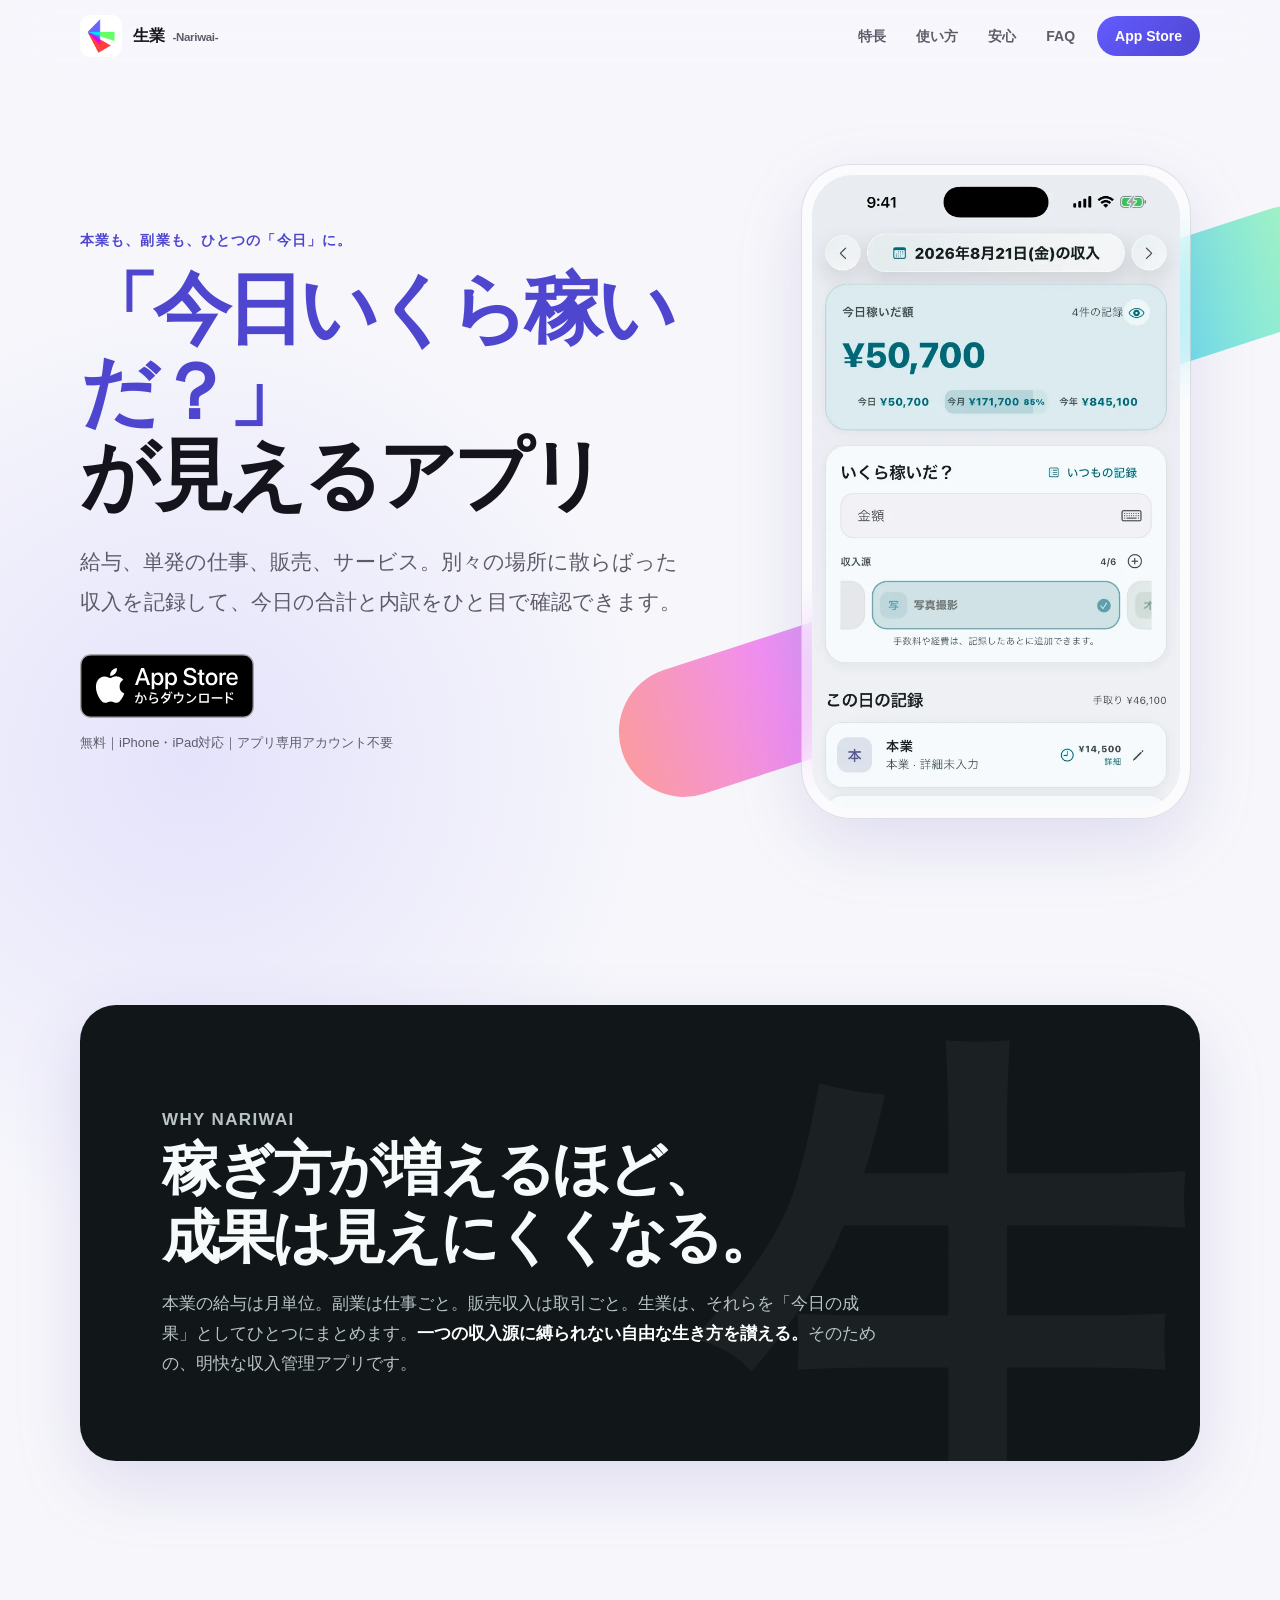
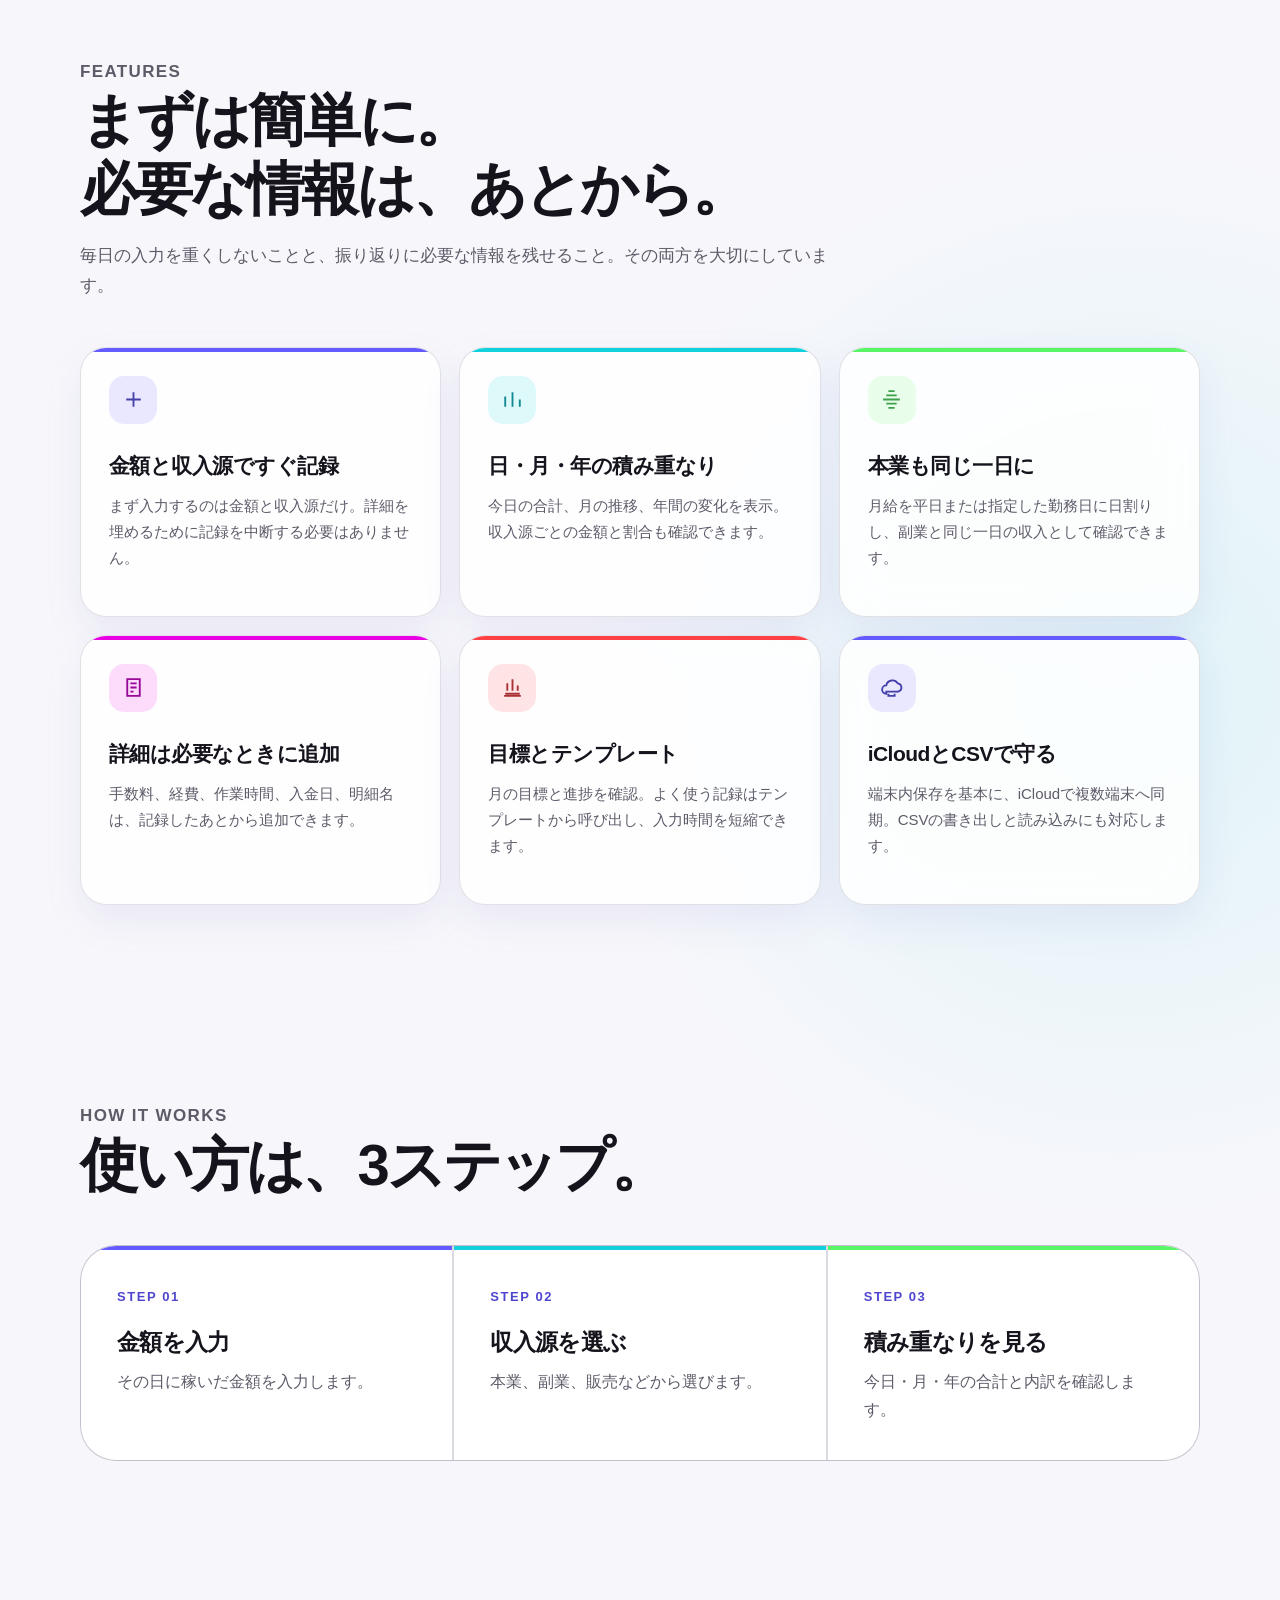
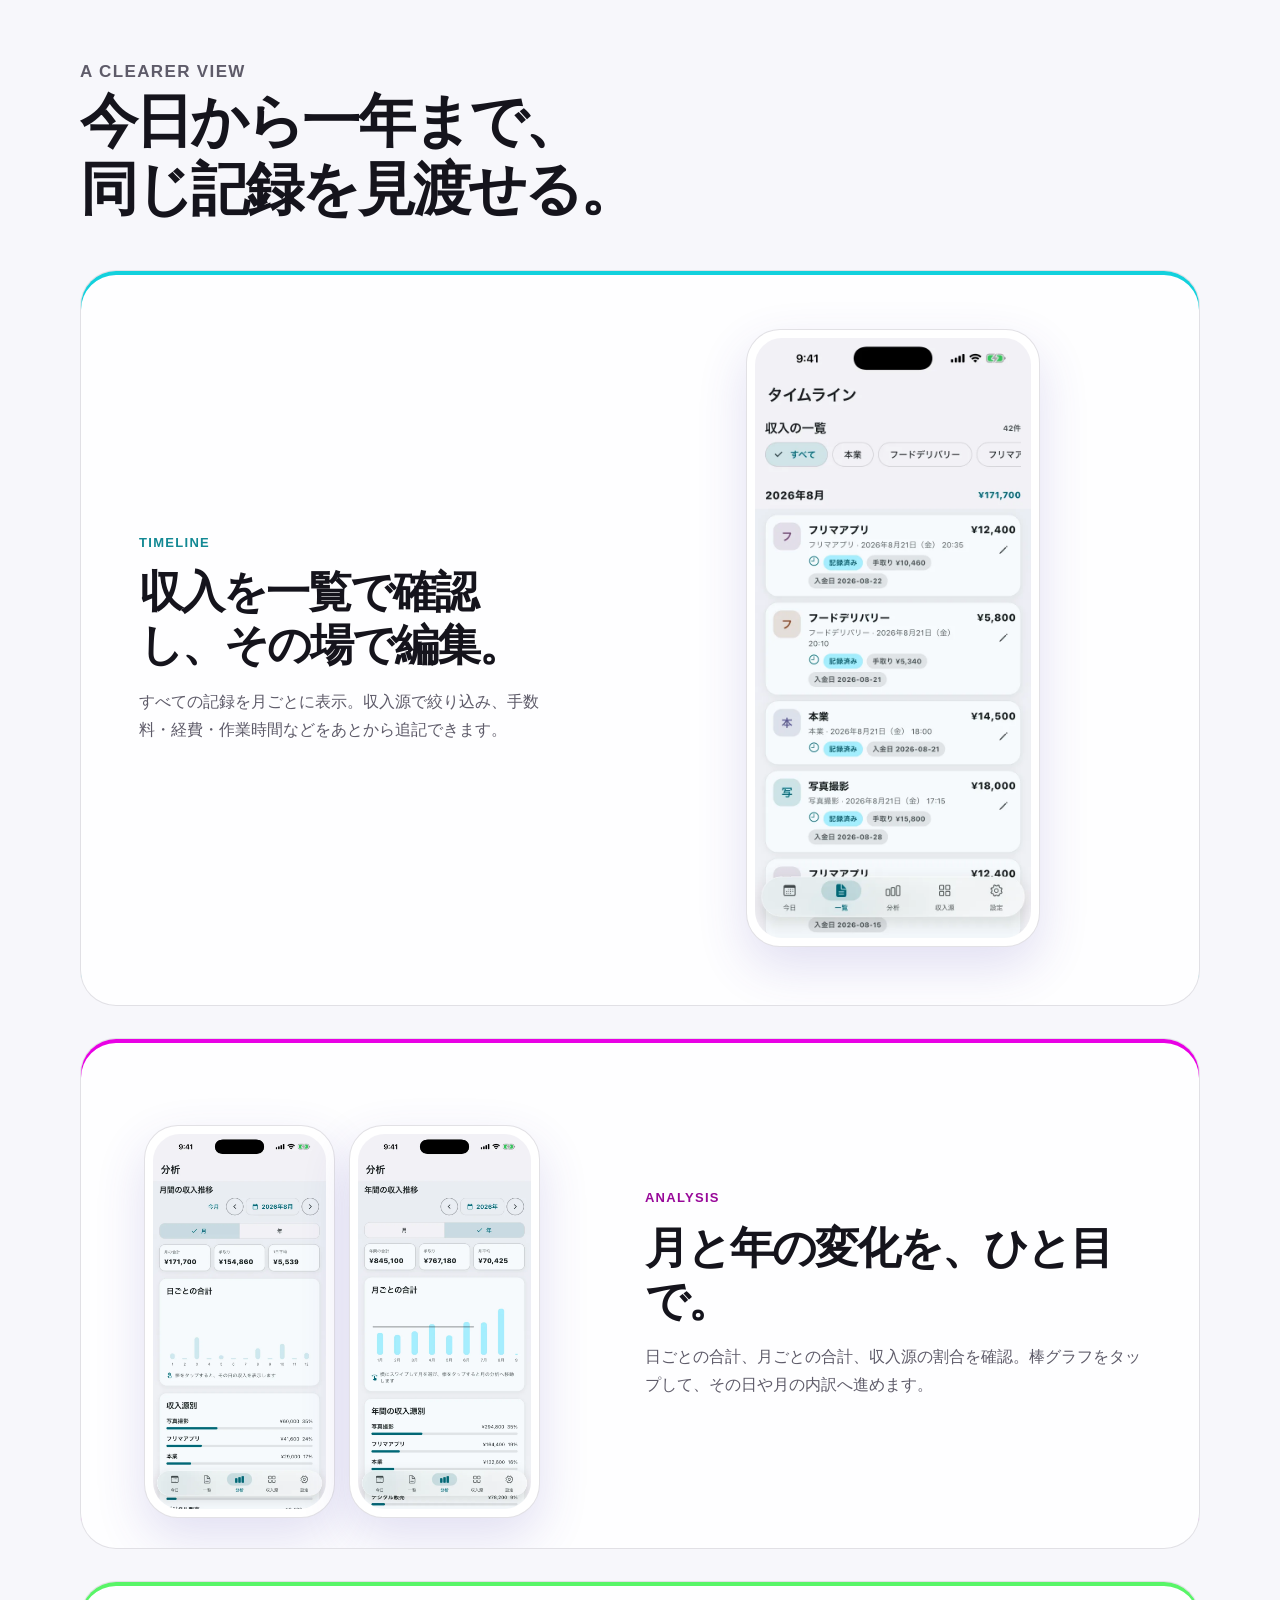
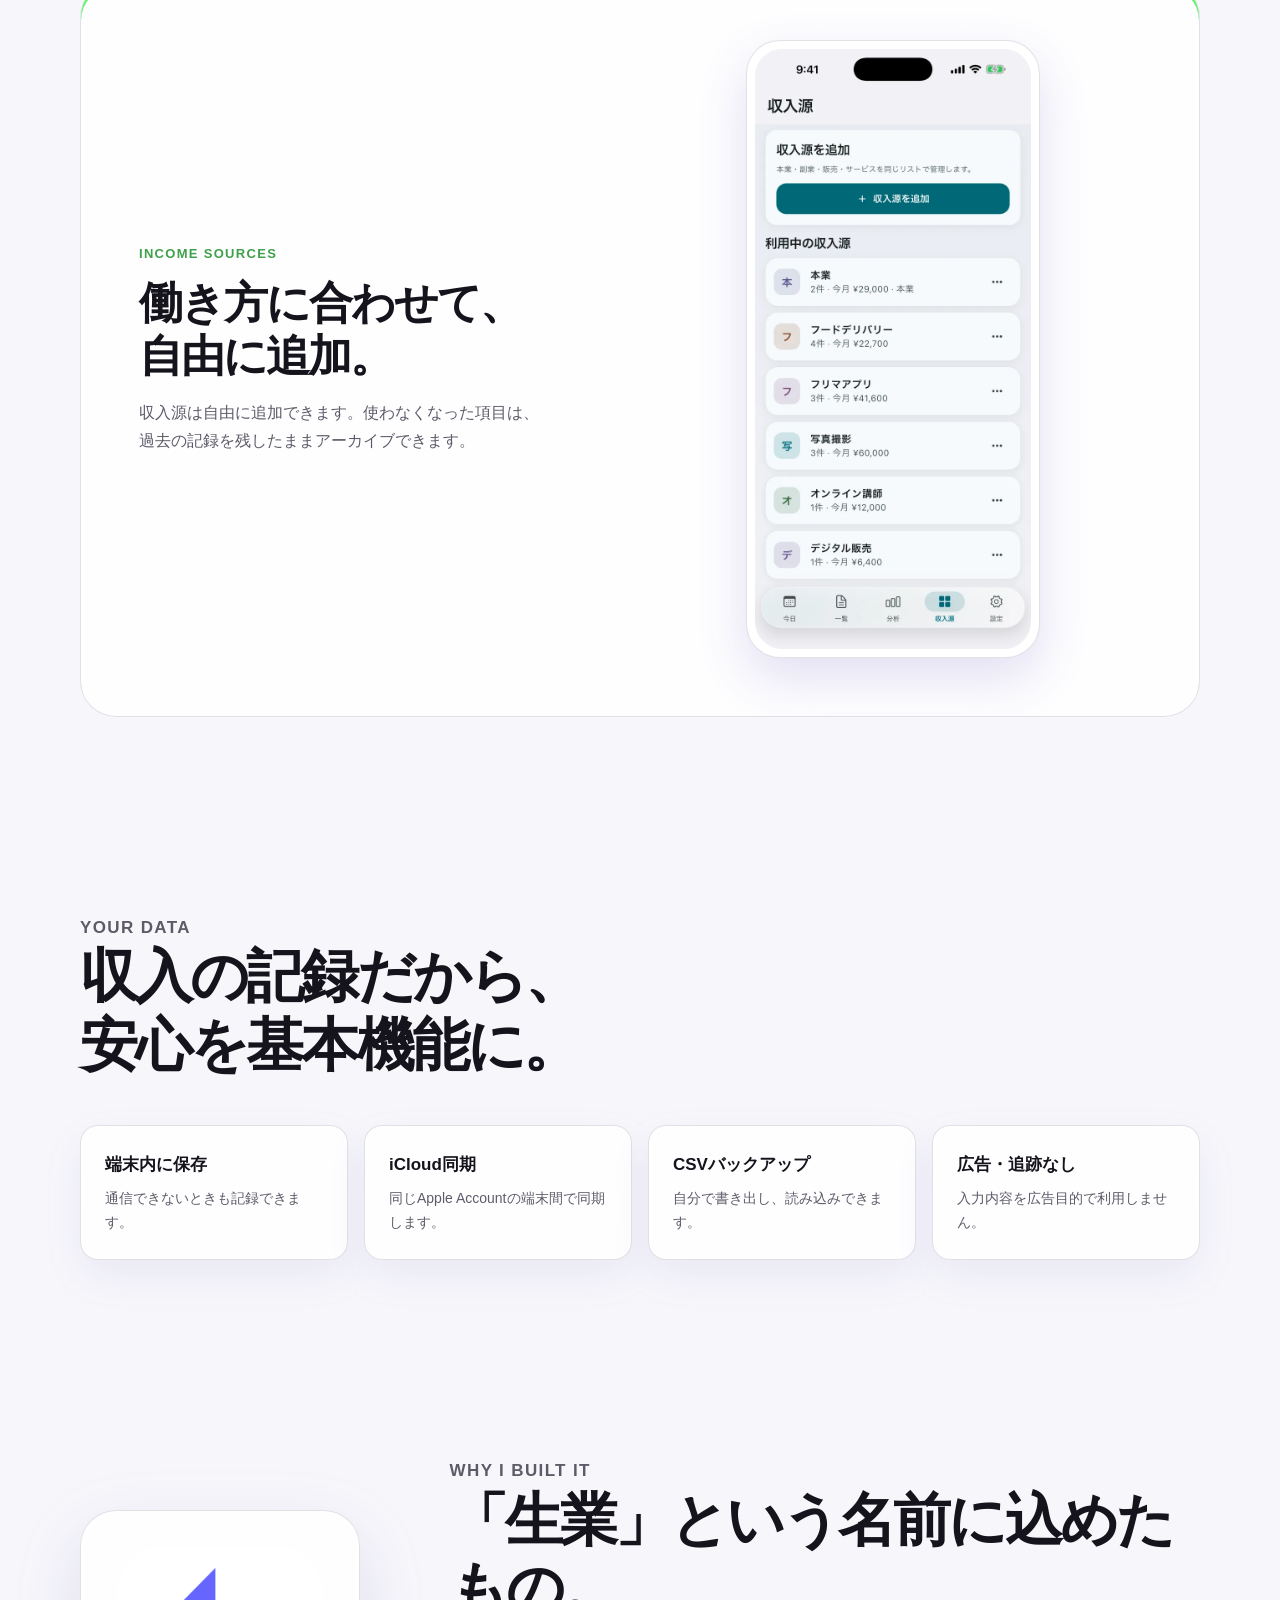
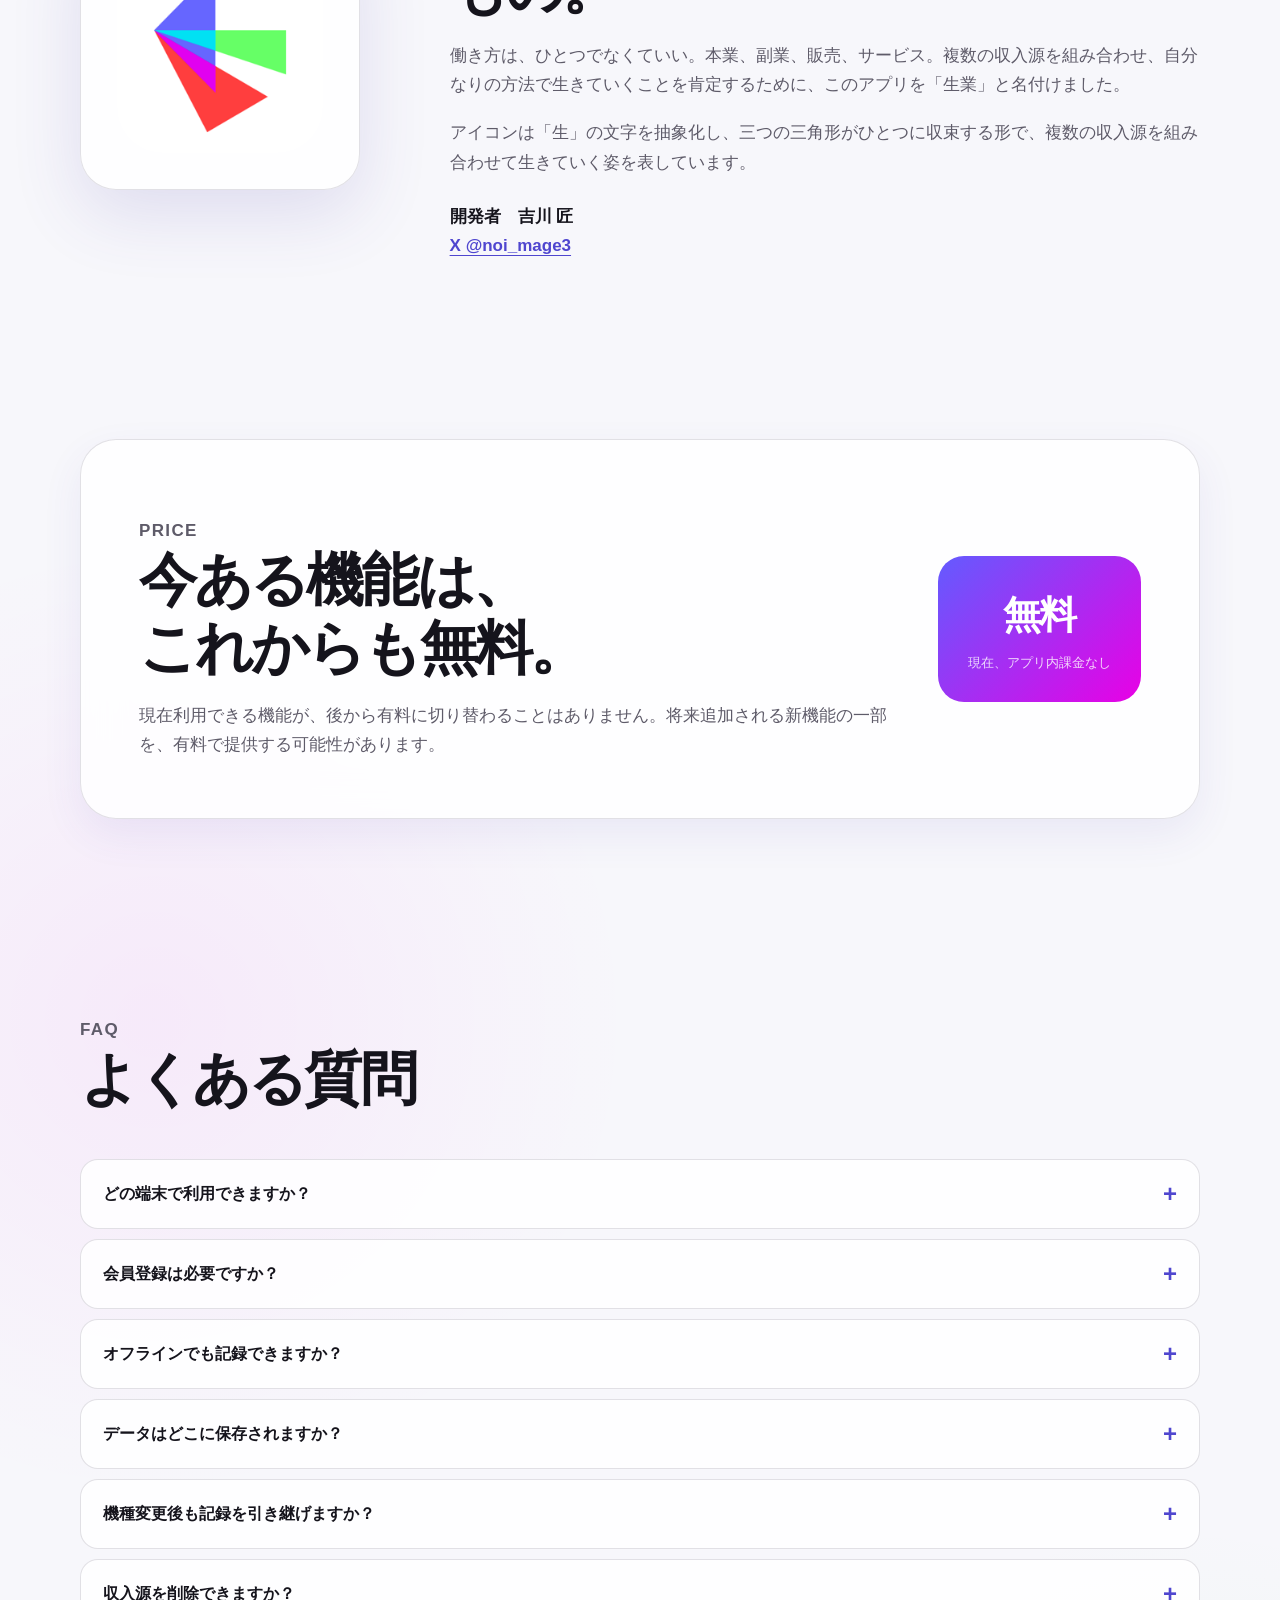
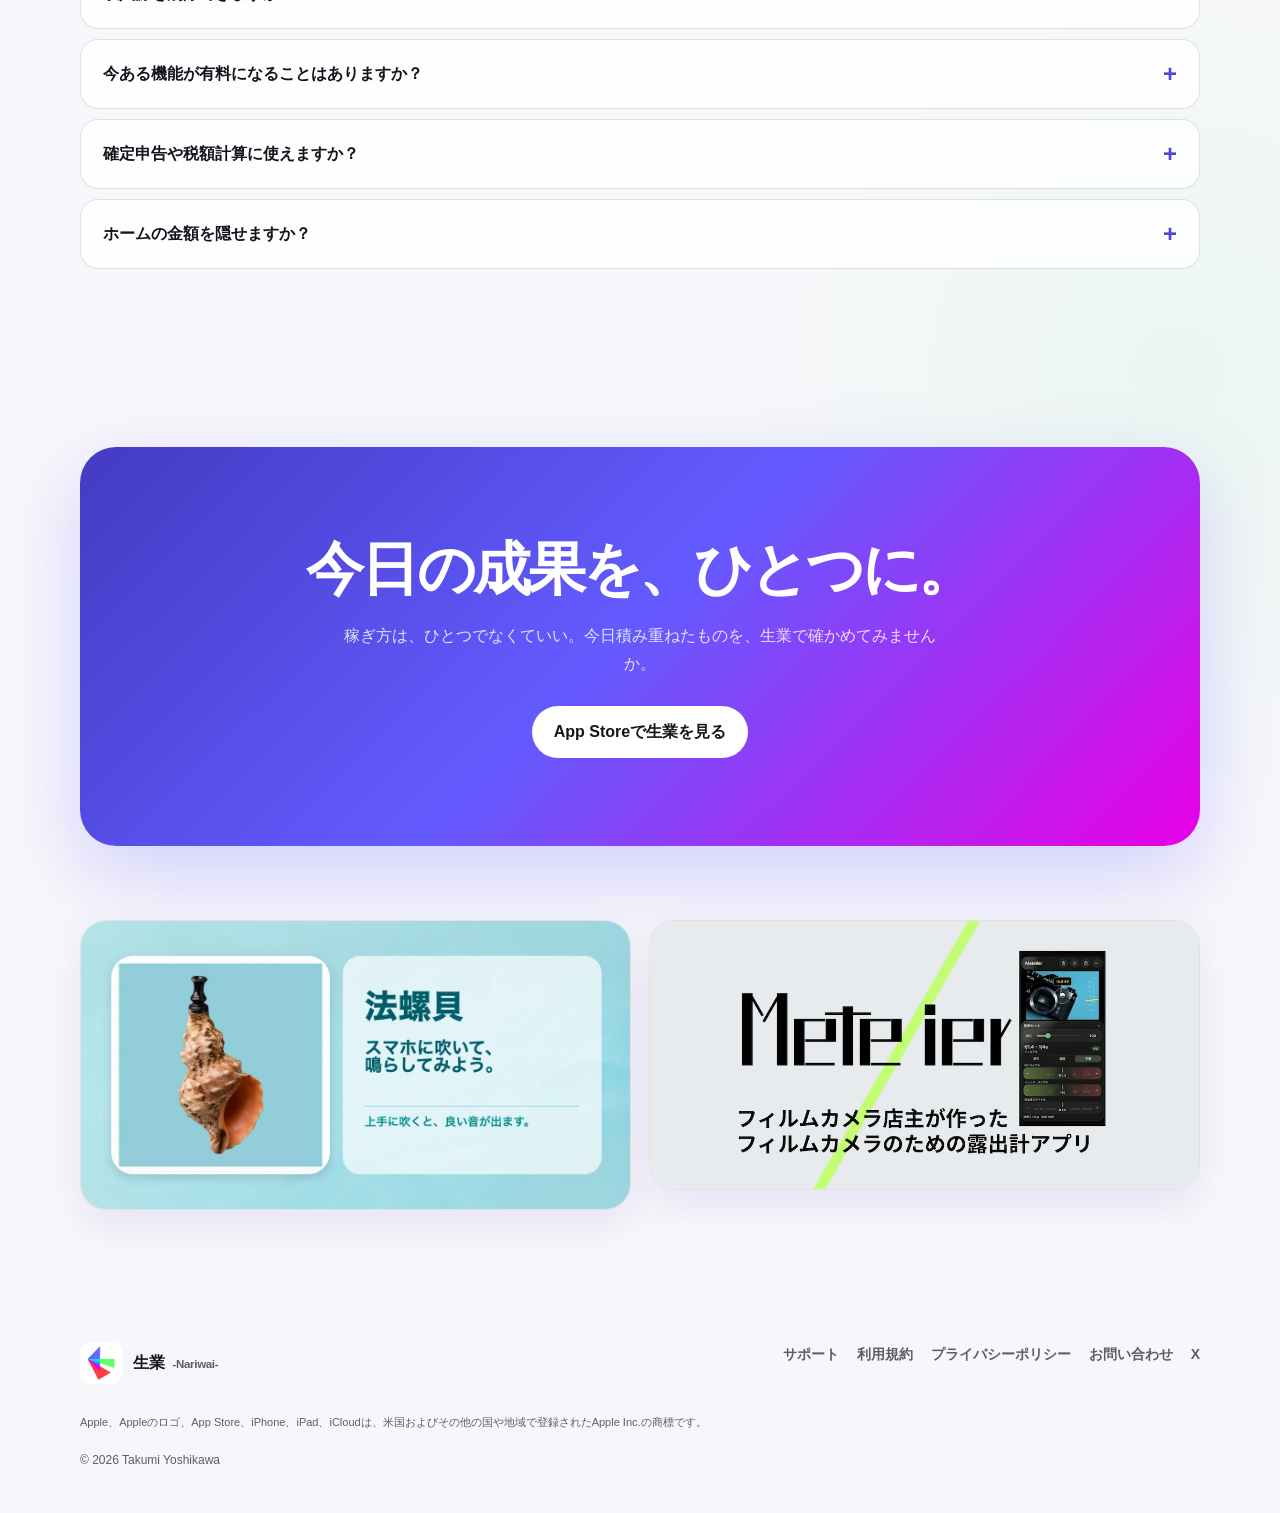
<file: index.html>
<!doctype html>
<html lang="ja">
<head>
  <meta charset="utf-8">
  <meta name="viewport" content="width=device-width, initial-scale=1">
  <title>生業 -Nariwai-｜本業・副業の「今日いくら稼いだ？」が見える収入管理アプリ</title>
  <meta name="description" content="本業・副業・販売など複数の収入を、今日・月・年で見える化。金額と収入源だけですぐ記録できる、無料のiPhone・iPad向け収入管理アプリです。">
  <meta name="theme-color" content="#635bff" media="(prefers-color-scheme: light)">
  <meta name="theme-color" content="#0c0b12" media="(prefers-color-scheme: dark)">
  <meta property="og:type" content="website">
  <meta property="og:locale" content="ja_JP">
  <meta property="og:site_name" content="生業 -Nariwai-">
  <meta property="og:title" content="「今日いくら稼いだ？」が見えるアプリ｜生業 -Nariwai-">
  <meta property="og:description" content="本業も、副業も、ひとつの「今日」に。複数の収入源を日・月・年で見渡せる無料の収入管理アプリです。">
  <meta property="og:url" content="https://okkun1202lindalinda-ship-it.github.io/nariwai-app/">
  <meta property="og:image" content="https://okkun1202lindalinda-ship-it.github.io/nariwai-app/assets/og-image.png">
  <meta property="og:image:width" content="1200">
  <meta property="og:image:height" content="630">
  <meta name="twitter:card" content="summary_large_image">
  <meta name="twitter:creator" content="@noi_mage3">
  <link rel="canonical" href="https://okkun1202lindalinda-ship-it.github.io/nariwai-app/">
  <link rel="icon" href="assets/app-icon.png" type="image/png">
  <link rel="preload" href="assets/screen-today.webp?v=20260821-1" as="image" type="image/webp">
  <link rel="stylesheet" href="assets/styles.css?v=20260820-4">
  <script type="application/ld+json">
  {"@context":"https://schema.org","@type":"SoftwareApplication","name":"生業 -Nariwai-","description":"本業・副業など複数の収入源を記録し、今日・月・年の収入と内訳を確認できる収入管理アプリ。","applicationCategory":"FinanceApplication","operatingSystem":"iOS 13.0以降, iPadOS 13.0以降","offers":{"@type":"Offer","price":"0","priceCurrency":"JPY"},"downloadUrl":"https://apps.apple.com/jp/app/%E7%94%9F%E6%A5%AD-nariwai/id6801045316","author":{"@type":"Person","name":"Takumi Yoshikawa","sameAs":"https://x.com/noi_mage3"}}
  </script>
</head>
<body>
  <a class="skip-link" href="#main">本文へ移動</a>
  <header class="site-header">
    <div class="container header-inner">
      <a class="brand" href="./" aria-label="生業 -Nariwai- トップ"><img src="assets/app-icon.png" alt="" width="42" height="42"><span>生業 <small>-Nariwai-</small></span></a>
      <nav class="site-nav" aria-label="主要メニュー"><a href="#features">特長</a><a href="#howto">使い方</a><a href="#safety">安心</a><a href="#faq">FAQ</a><a class="nav-cta" href="https://apps.apple.com/jp/app/%E7%94%9F%E6%A5%AD-nariwai/id6801045316">App Store</a></nav>
    </div>
  </header>

  <main id="main">
    <section class="hero">
      <div class="container hero-grid">
        <div class="hero-copy">
          <p class="eyebrow">本業も、副業も、ひとつの「今日」に。</p>
          <h1><span class="question">「今日いくら稼いだ？」</span><span>が見えるアプリ</span></h1>
          <p class="hero-lead">給与、単発の仕事、販売、サービス。別々の場所に散らばった収入を記録して、今日の合計と内訳をひと目で確認できます。</p>
          <div class="hero-actions"><a class="app-store-badge" href="https://apps.apple.com/jp/app/%E7%94%9F%E6%A5%AD-nariwai/id6801045316" aria-label="App Storeから生業をダウンロード"><img src="assets/app-store-badge.svg" alt="App Storeからダウンロード" width="174" height="64"></a></div>
          <p class="hero-meta">無料｜iPhone・iPad対応｜アプリ専用アカウント不要</p>
        </div>
        <div class="hero-visual" aria-label="生業の今日画面"><div class="phone"><div class="phone-screen"><img src="assets/screen-today.webp?v=20260821-1" alt="本業やフードデリバリーなどを記録した生業の今日画面" width="660" height="1434" fetchpriority="high"></div></div></div>
      </div>
    </section>

    <section class="section-compact"><div class="container manifesto-wrap"><div class="manifesto">
      <p class="eyebrow">WHY NARIWAI</p><h2>稼ぎ方が増えるほど、<br>成果は見えにくくなる。</h2>
      <p>本業の給与は月単位。副業は仕事ごと。販売収入は取引ごと。生業は、それらを「今日の成果」としてひとつにまとめます。<strong>一つの収入源に縛られない自由な生き方を讃える。</strong>そのための、明快な収入管理アプリです。</p>
    </div></div></section>

    <section class="section" id="features"><div class="container">
      <div class="section-header"><p class="eyebrow">FEATURES</p><h2>まずは簡単に。<br>必要な情報は、あとから。</h2><p>毎日の入力を重くしないことと、振り返りに必要な情報を残せること。その両方を大切にしています。</p></div>
      <div class="feature-grid">
        <article class="feature-card"><span class="feature-icon"><svg aria-hidden="true" viewBox="0 0 24 24"><path d="M5 12h14M12 5v14"/></svg></span><h3>金額と収入源ですぐ記録</h3><p>まず入力するのは金額と収入源だけ。詳細を埋めるために記録を中断する必要はありません。</p></article>
        <article class="feature-card"><span class="feature-icon"><svg aria-hidden="true" viewBox="0 0 24 24"><path d="M5 19V9m7 10V5m7 14v-7"/></svg></span><h3>日・月・年の積み重なり</h3><p>今日の合計、月の推移、年間の変化を表示。収入源ごとの金額と割合も確認できます。</p></article>
        <article class="feature-card"><span class="feature-icon"><svg aria-hidden="true" viewBox="0 0 24 24"><path d="M4 12h16M7 8h10M9 4h6M7 16h10M9 20h6"/></svg></span><h3>本業も同じ一日に</h3><p>月給を平日または指定した勤務日に日割りし、副業と同じ一日の収入として確認できます。</p></article>
        <article class="feature-card"><span class="feature-icon"><svg aria-hidden="true" viewBox="0 0 24 24"><path d="M6 4h12v16H6zM9 8h6M9 12h6M9 16h3"/></svg></span><h3>詳細は必要なときに追加</h3><p>手数料、経費、作業時間、入金日、明細名は、記録したあとから追加できます。</p></article>
        <article class="feature-card"><span class="feature-icon"><svg aria-hidden="true" viewBox="0 0 24 24"><path d="M5 18h14M7 15V8m5 7V4m5 11v-5M4 20h16"/></svg></span><h3>目標とテンプレート</h3><p>月の目標と進捗を確認。よく使う記録はテンプレートから呼び出し、入力時間を短縮できます。</p></article>
        <article class="feature-card"><span class="feature-icon"><svg aria-hidden="true" viewBox="0 0 24 24"><path d="M7 18a4 4 0 0 1 0-8 6 6 0 0 1 11-2 4 4 0 0 1-1 8H7zM9 18v2h6v-2"/></svg></span><h3>iCloudとCSVで守る</h3><p>端末内保存を基本に、iCloudで複数端末へ同期。CSVの書き出しと読み込みにも対応します。</p></article>
      </div>
    </div></section>

    <section class="section-compact" id="howto"><div class="container">
      <div class="section-header"><p class="eyebrow">HOW IT WORKS</p><h2>使い方は、3ステップ。</h2></div>
      <div class="steps"><article class="step"><span class="step-number">STEP 01</span><h3>金額を入力</h3><p>その日に稼いだ金額を入力します。</p></article><article class="step"><span class="step-number">STEP 02</span><h3>収入源を選ぶ</h3><p>本業、副業、販売などから選びます。</p></article><article class="step"><span class="step-number">STEP 03</span><h3>積み重なりを見る</h3><p>今日・月・年の合計と内訳を確認します。</p></article></div>
    </div></section>

    <section class="section"><div class="container">
      <div class="section-header"><p class="eyebrow">A CLEARER VIEW</p><h2>今日から一年まで、<br>同じ記録を見渡せる。</h2></div>
      <div class="showcase-list">
        <article class="showcase"><div class="showcase-copy"><p class="showcase-label">TIMELINE</p><h3>収入を一覧で確認し、その場で編集。</h3><p>すべての記録を月ごとに表示。収入源で絞り込み、手数料・経費・作業時間などをあとから追記できます。</p></div><div class="screen-stage"><div class="screen-shot"><img src="assets/screen-timeline.webp?v=20260821-1" alt="月ごとに収入を確認して編集できるタイムライン画面" width="660" height="1434" loading="lazy"></div></div></article>
        <article class="showcase"><div class="showcase-copy"><p class="showcase-label">ANALYSIS</p><h3>月と年の変化を、ひと目で。</h3><p>日ごとの合計、月ごとの合計、収入源の割合を確認。棒グラフをタップして、その日や月の内訳へ進めます。</p></div><div class="screen-stage"><div class="screen-shot secondary"><img src="assets/screen-month.webp?v=20260902-1" alt="日ごとの収入と収入源別内訳を表示する月分析画面" width="660" height="1434" loading="lazy"></div><div class="screen-shot secondary"><img src="assets/screen-year.webp?v=20260902-1" alt="月ごとの収入推移を表示する年分析画面" width="660" height="1434" loading="lazy"></div></div></article>
        <article class="showcase"><div class="showcase-copy"><p class="showcase-label">INCOME SOURCES</p><h3>働き方に合わせて、自由に追加。</h3><p>収入源は自由に追加できます。使わなくなった項目は、過去の記録を残したままアーカイブできます。</p></div><div class="screen-stage"><div class="screen-shot"><img src="assets/screen-sources.webp?v=20260821-1" alt="収入源の追加、編集、アーカイブができる管理画面" width="660" height="1434" loading="lazy"></div></div></article>
      </div>
    </div></section>

    <section class="section-compact" id="safety"><div class="container">
      <div class="section-header"><p class="eyebrow">YOUR DATA</p><h2>収入の記録だから、<br>安心を基本機能に。</h2></div>
      <div class="trust-grid"><article class="trust-card"><strong>端末内に保存</strong><span>通信できないときも記録できます。</span></article><article class="trust-card"><strong>iCloud同期</strong><span>同じApple Accountの端末間で同期します。</span></article><article class="trust-card"><strong>CSVバックアップ</strong><span>自分で書き出し、読み込みできます。</span></article><article class="trust-card"><strong>広告・追跡なし</strong><span>入力内容を広告目的で利用しません。</span></article></div>
    </div></section>

    <section class="section"><div class="container developer">
      <div class="developer-mark"><img src="assets/app-icon.png" alt="三つの三角形で生を表現した生業のアイコン" width="256" height="256" loading="lazy"></div>
      <div class="developer-copy"><p class="eyebrow">WHY I BUILT IT</p><h2>「生業」という名前に込めたもの。</h2><p>働き方は、ひとつでなくていい。本業、副業、販売、サービス。複数の収入源を組み合わせ、自分なりの方法で生きていくことを肯定するために、このアプリを「生業」と名付けました。</p><p>アイコンは「生」の文字を抽象化し、三つの三角形がひとつに収束する形で、複数の収入源を組み合わせて生きていく姿を表しています。</p><p class="developer-name">開発者　吉川 匠<br><a class="text-link" href="https://x.com/noi_mage3">X @noi_mage3</a></p></div>
    </div></section>

    <section class="section-compact"><div class="container price-card">
      <div class="price-copy"><p class="eyebrow">PRICE</p><h2>今ある機能は、<br>これからも無料。</h2><p>現在利用できる機能が、後から有料に切り替わることはありません。将来追加される新機能の一部を、有料で提供する可能性があります。</p></div><div class="price-badge"><strong>無料</strong><span>現在、アプリ内課金なし</span></div>
    </div></section>

    <section class="section" id="faq"><div class="container">
      <div class="section-header"><p class="eyebrow">FAQ</p><h2>よくある質問</h2></div>
      <div class="faq-list">
        <details><summary>どの端末で利用できますか？</summary><p>iOS 13.0以降のiPhoneとiPadに対応しています。Android版は現在提供していません。</p></details>
        <details><summary>会員登録は必要ですか？</summary><p>アプリ専用のアカウント登録は必要ありません。iCloud同期には、端末でApple Accountへサインインしている必要があります。</p></details>
        <details><summary>オフラインでも記録できますか？</summary><p>はい。通信できない場合も端末内へ記録できます。iCloudが利用可能になったときに同期を再試行します。</p></details>
        <details><summary>データはどこに保存されますか？</summary><p>端末内に保存されます。iCloudが利用できる場合は、AppleのCloudKitを通じて利用者のプライベートデータベースにも保存されます。</p></details>
        <details><summary>機種変更後も記録を引き継げますか？</summary><p>同じApple AccountでiCloudを利用することで同期できます。また、CSVを書き出して記録の控えを保存できます。</p></details>
        <details><summary>収入源を削除できますか？</summary><p>過去の記録を壊さないため、完全削除ではなくアーカイブします。必要になれば再び利用できます。</p></details>
        <details><summary>今ある機能が有料になることはありますか？</summary><p>ありません。現在利用できる機能は今後も無料です。将来追加される新機能の一部を有料で提供する可能性があります。</p></details>
        <details><summary>確定申告や税額計算に使えますか？</summary><p>生業は収入の記録と可視化を目的としたアプリです。税額計算や確定申告書の作成機能はありません。</p></details>
        <details><summary>ホームの金額を隠せますか？</summary><p>今日画面の目のアイコンを押すと、ホーム画面の金額を隠せます。この設定はアプリの再起動後も保持されます。</p></details>
      </div>
    </div></section>

    <section class="section-compact"><div class="container final-cta"><h2>今日の成果を、ひとつに。</h2><p>稼ぎ方は、ひとつでなくていい。今日積み重ねたものを、生業で確かめてみませんか。</p><a class="button button-light" href="https://apps.apple.com/jp/app/%E7%94%9F%E6%A5%AD-nariwai/id6801045316">App Storeで生業を見る</a></div></section>

    <section class="section-compact related-links" aria-label="関連サービス">
      <div class="container related-banner-grid">
        <a class="related-banner" href="https://okkun1202lindalinda-ship-it.github.io/horagai-support/" target="_blank" rel="noopener noreferrer" aria-label="法螺貝のサイトを開く">
          <img src="[data-uri]" alt="法螺貝 スマホに吹いて、鳴らしてみよう。" width="1200" height="630" loading="lazy">
        </a>
        <a class="related-banner" href="https://camera.yoakemae.shop/p/00016" target="_blank" rel="noopener noreferrer" aria-label="Metelierの紹介ページを開く">
          <img src="[data-uri]" alt="Metelier フィルムカメラ店主が作ったフィルムカメラのための露出計アプリ" width="1024" height="500" loading="lazy">
        </a>
      </div>
    </section>
  </main>

  <footer class="site-footer"><div class="container">
    <div class="footer-main"><a class="brand" href="./"><img src="assets/app-icon.png" alt="" width="42" height="42"><span>生業 <small>-Nariwai-</small></span></a><nav class="footer-links" aria-label="フッターメニュー"><a href="support/">サポート</a><a href="terms/">利用規約</a><a href="privacy/">プライバシーポリシー</a><a href="mailto:okkun1202.linda.linda@gmail.com">お問い合わせ</a><a href="https://x.com/noi_mage3">X</a></nav></div>
    <p class="legal-copy">Apple、Appleのロゴ、App Store、iPhone、iPad、iCloudは、米国およびその他の国や地域で登録されたApple Inc.の商標です。</p><p class="copyright">© 2026 Takumi Yoshikawa</p>
  </div></footer>
</body>
</html>
</file>
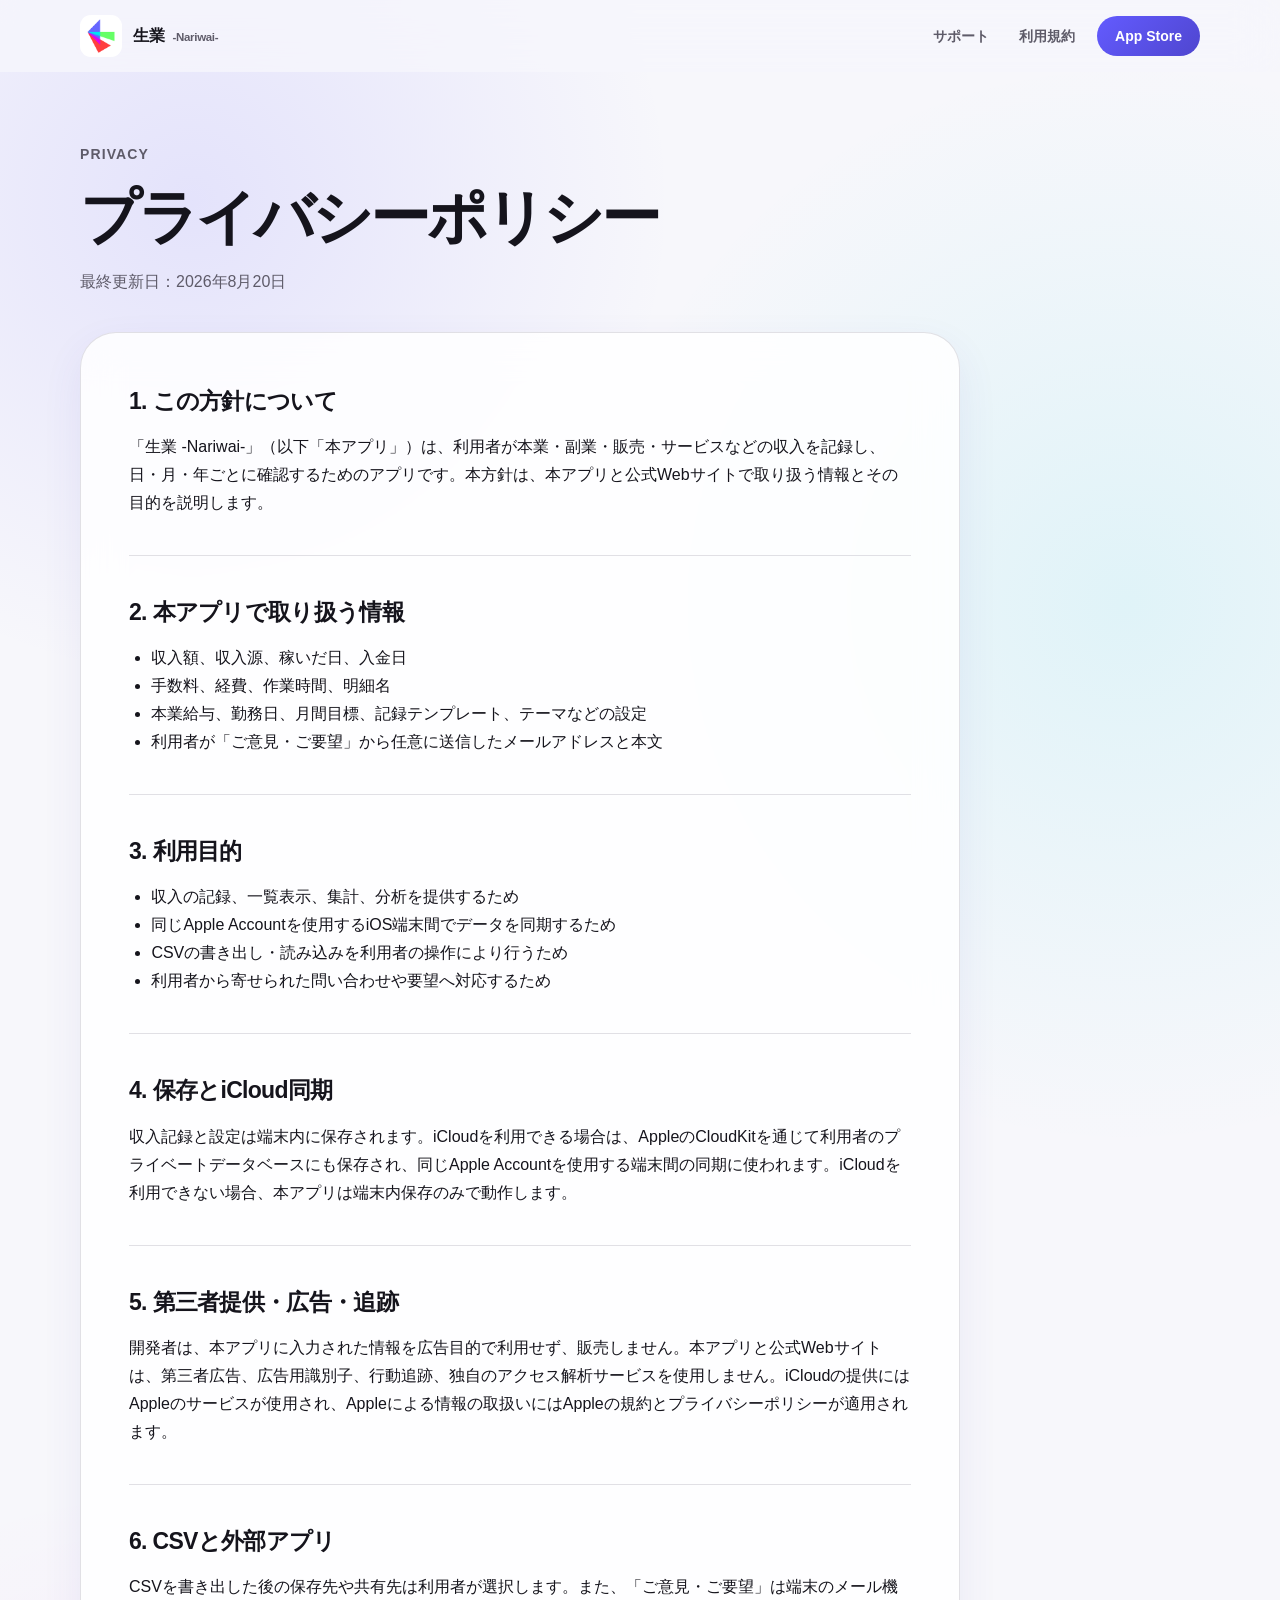
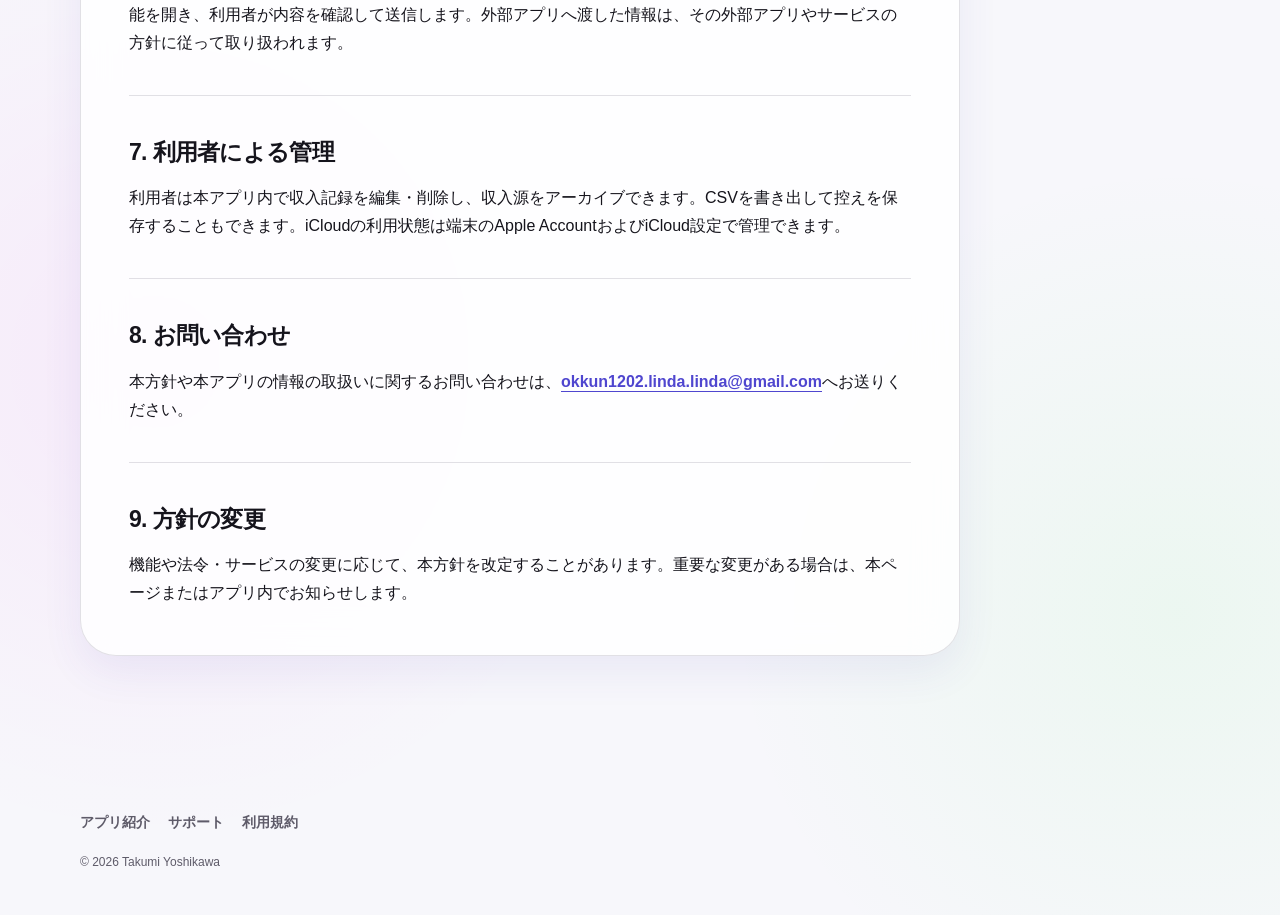
<file: privacy/index.html>
<!doctype html>
<html lang="ja">
<head>
  <meta charset="utf-8"><meta name="viewport" content="width=device-width,initial-scale=1">
  <title>プライバシーポリシー｜生業 -Nariwai-</title>
  <meta name="description" content="生業 -Nariwai- が取り扱う情報、端末内保存、iCloud同期、広告・追跡の有無について説明します。">
  <link rel="canonical" href="https://okkun1202lindalinda-ship-it.github.io/nariwai-app/privacy/">
  <link rel="icon" href="../assets/app-icon.png" type="image/png"><link rel="stylesheet" href="../assets/styles.css?v=20260820-3">
</head>
<body>
  <a class="skip-link" href="#main">本文へ移動</a>
  <header class="site-header"><div class="container header-inner"><a class="brand" href="../"><img src="../assets/app-icon.png" alt="" width="42" height="42"><span>生業 <small>-Nariwai-</small></span></a><nav class="site-nav" aria-label="プライバシーメニュー"><a href="../support/">サポート</a><a href="../terms/">利用規約</a><a class="nav-cta" href="https://apps.apple.com/jp/app/%E7%94%9F%E6%A5%AD-nariwai/id6801045316">App Store</a></nav></div></header>
  <main id="main" class="document-page"><div class="container">
    <header class="document-header"><p class="eyebrow">PRIVACY</p><h1>プライバシーポリシー</h1><p>最終更新日：2026年8月20日</p></header>
    <div class="document-card">
      <section><h2>1. この方針について</h2><p>「生業 -Nariwai-」（以下「本アプリ」）は、利用者が本業・副業・販売・サービスなどの収入を記録し、日・月・年ごとに確認するためのアプリです。本方針は、本アプリと公式Webサイトで取り扱う情報とその目的を説明します。</p></section>
      <section><h2>2. 本アプリで取り扱う情報</h2><ul><li>収入額、収入源、稼いだ日、入金日</li><li>手数料、経費、作業時間、明細名</li><li>本業給与、勤務日、月間目標、記録テンプレート、テーマなどの設定</li><li>利用者が「ご意見・ご要望」から任意に送信したメールアドレスと本文</li></ul></section>
      <section><h2>3. 利用目的</h2><ul><li>収入の記録、一覧表示、集計、分析を提供するため</li><li>同じApple Accountを使用するiOS端末間でデータを同期するため</li><li>CSVの書き出し・読み込みを利用者の操作により行うため</li><li>利用者から寄せられた問い合わせや要望へ対応するため</li></ul></section>
      <section><h2>4. 保存とiCloud同期</h2><p>収入記録と設定は端末内に保存されます。iCloudを利用できる場合は、AppleのCloudKitを通じて利用者のプライベートデータベースにも保存され、同じApple Accountを使用する端末間の同期に使われます。iCloudを利用できない場合、本アプリは端末内保存のみで動作します。</p></section>
      <section><h2>5. 第三者提供・広告・追跡</h2><p>開発者は、本アプリに入力された情報を広告目的で利用せず、販売しません。本アプリと公式Webサイトは、第三者広告、広告用識別子、行動追跡、独自のアクセス解析サービスを使用しません。iCloudの提供にはAppleのサービスが使用され、Appleによる情報の取扱いにはAppleの規約とプライバシーポリシーが適用されます。</p></section>
      <section><h2>6. CSVと外部アプリ</h2><p>CSVを書き出した後の保存先や共有先は利用者が選択します。また、「ご意見・ご要望」は端末のメール機能を開き、利用者が内容を確認して送信します。外部アプリへ渡した情報は、その外部アプリやサービスの方針に従って取り扱われます。</p></section>
      <section><h2>7. 利用者による管理</h2><p>利用者は本アプリ内で収入記録を編集・削除し、収入源をアーカイブできます。CSVを書き出して控えを保存することもできます。iCloudの利用状態は端末のApple AccountおよびiCloud設定で管理できます。</p></section>
      <section><h2>8. お問い合わせ</h2><p>本方針や本アプリの情報の取扱いに関するお問い合わせは、<a class="text-link" href="mailto:okkun1202.linda.linda@gmail.com">okkun1202.linda.linda@gmail.com</a>へお送りください。</p></section>
      <section><h2>9. 方針の変更</h2><p>機能や法令・サービスの変更に応じて、本方針を改定することがあります。重要な変更がある場合は、本ページまたはアプリ内でお知らせします。</p></section>
    </div>
  </div></main>
  <footer class="site-footer"><div class="container"><div class="footer-links"><a href="../">アプリ紹介</a><a href="../support/">サポート</a><a href="../terms/">利用規約</a></div><p class="copyright">© 2026 Takumi Yoshikawa</p></div></footer>
</body>
</html>
</file>
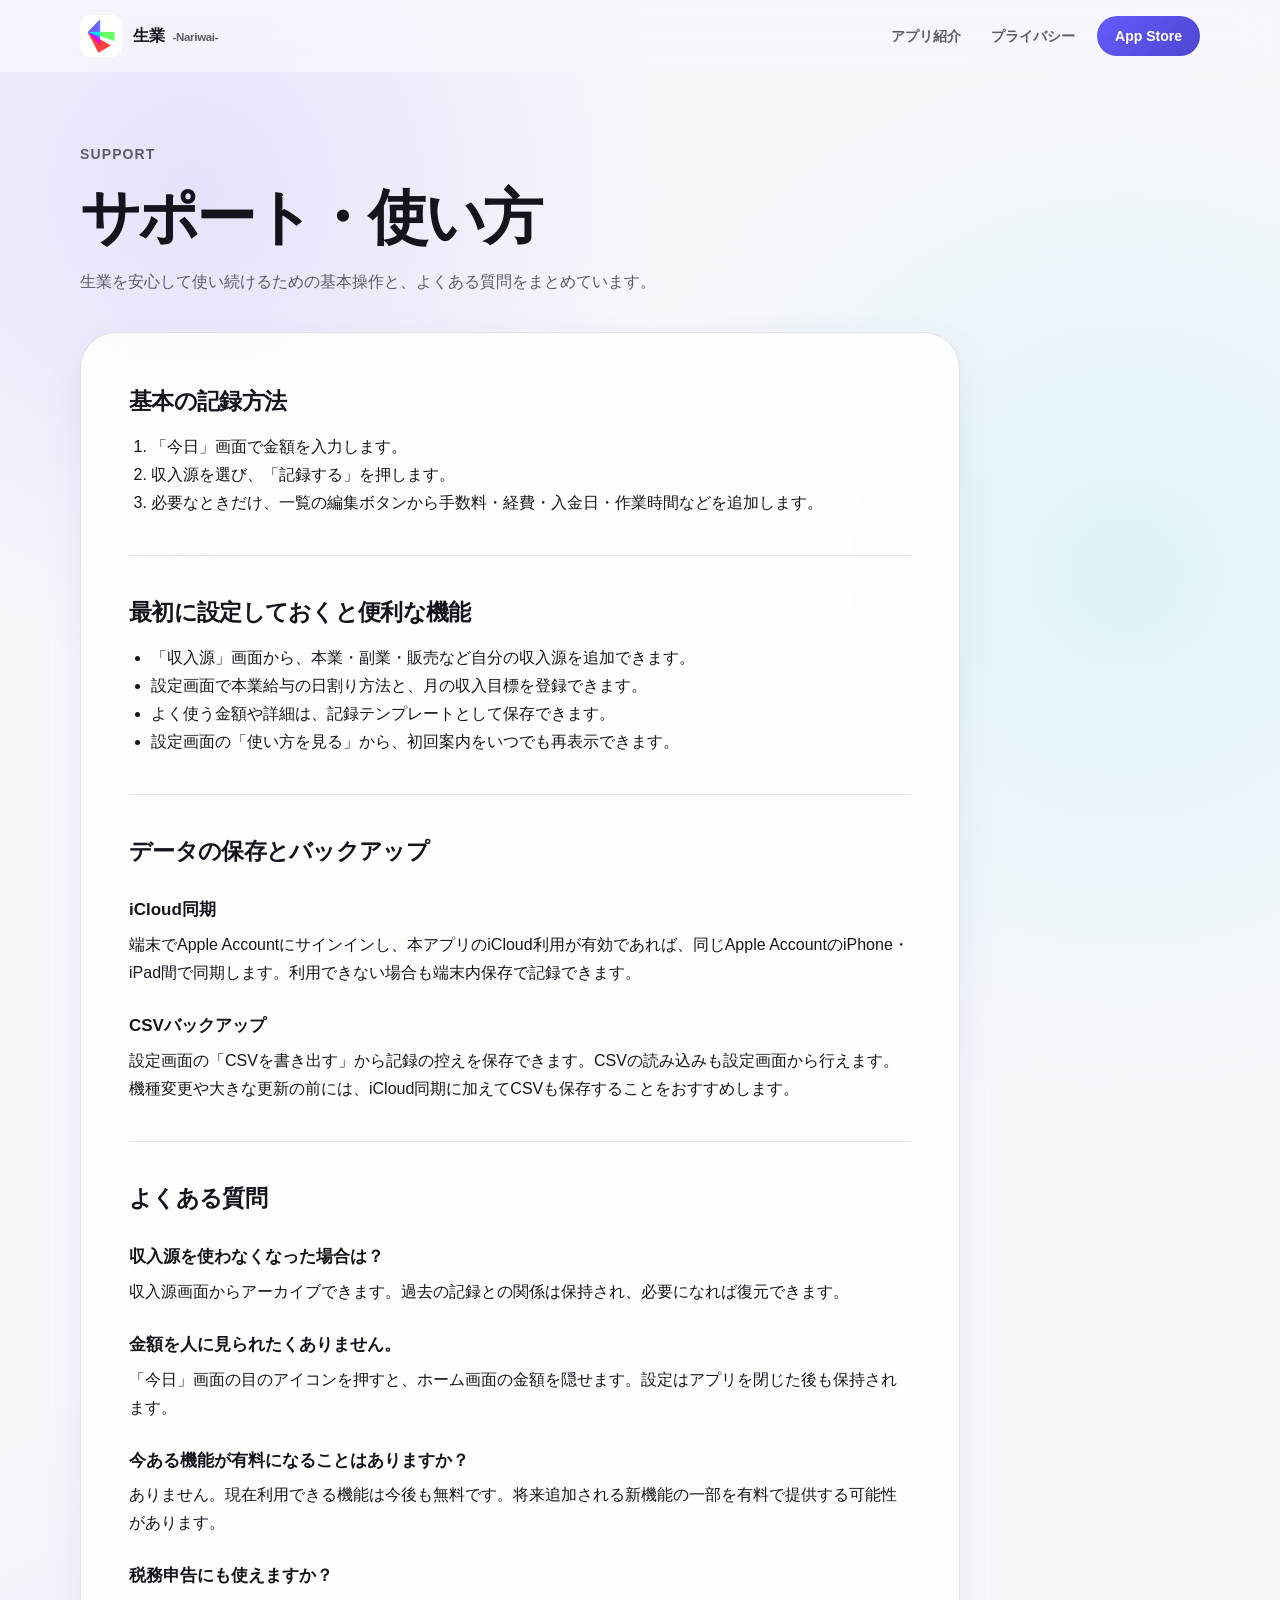
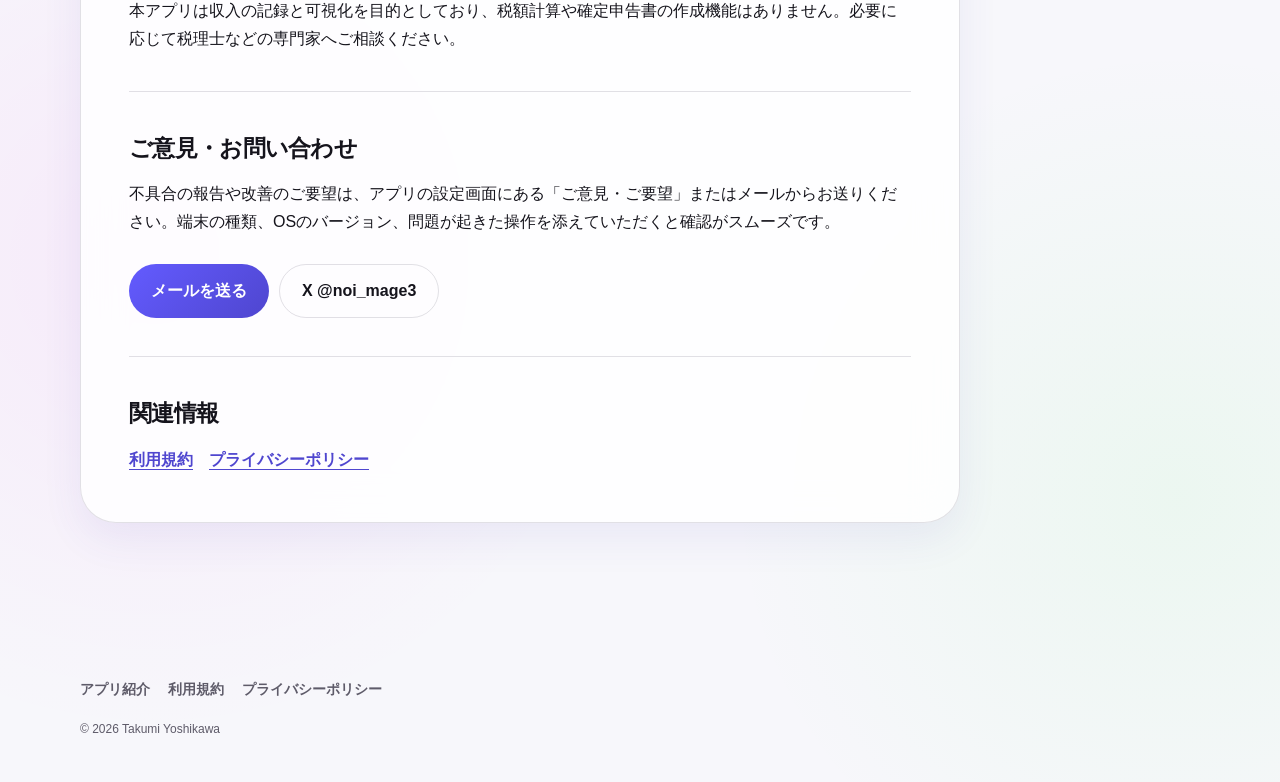
<file: support/index.html>
<!doctype html>
<html lang="ja">
<head>
  <meta charset="utf-8"><meta name="viewport" content="width=device-width,initial-scale=1">
  <title>サポート・使い方｜生業 -Nariwai-</title>
  <meta name="description" content="生業 -Nariwai- の記録方法、iCloud同期、CSVバックアップ、よくある質問、お問い合わせ先です。">
  <link rel="canonical" href="https://okkun1202lindalinda-ship-it.github.io/nariwai-app/support/">
  <link rel="icon" href="../assets/app-icon.png" type="image/png"><link rel="stylesheet" href="../assets/styles.css?v=20260820-3">
</head>
<body>
  <a class="skip-link" href="#main">本文へ移動</a>
  <header class="site-header"><div class="container header-inner"><a class="brand" href="../"><img src="../assets/app-icon.png" alt="" width="42" height="42"><span>生業 <small>-Nariwai-</small></span></a><nav class="site-nav" aria-label="サポートメニュー"><a href="../">アプリ紹介</a><a href="../privacy/">プライバシー</a><a class="nav-cta" href="https://apps.apple.com/jp/app/%E7%94%9F%E6%A5%AD-nariwai/id6801045316">App Store</a></nav></div></header>
  <main id="main" class="document-page"><div class="container">
    <header class="document-header"><p class="eyebrow">SUPPORT</p><h1>サポート・使い方</h1><p>生業を安心して使い続けるための基本操作と、よくある質問をまとめています。</p></header>
    <div class="document-card">
      <section><h2>基本の記録方法</h2><ol><li>「今日」画面で金額を入力します。</li><li>収入源を選び、「記録する」を押します。</li><li>必要なときだけ、一覧の編集ボタンから手数料・経費・入金日・作業時間などを追加します。</li></ol></section>
      <section><h2>最初に設定しておくと便利な機能</h2><ul><li>「収入源」画面から、本業・副業・販売など自分の収入源を追加できます。</li><li>設定画面で本業給与の日割り方法と、月の収入目標を登録できます。</li><li>よく使う金額や詳細は、記録テンプレートとして保存できます。</li><li>設定画面の「使い方を見る」から、初回案内をいつでも再表示できます。</li></ul></section>
      <section><h2>データの保存とバックアップ</h2><h3>iCloud同期</h3><p>端末でApple Accountにサインインし、本アプリのiCloud利用が有効であれば、同じApple AccountのiPhone・iPad間で同期します。利用できない場合も端末内保存で記録できます。</p><h3>CSVバックアップ</h3><p>設定画面の「CSVを書き出す」から記録の控えを保存できます。CSVの読み込みも設定画面から行えます。機種変更や大きな更新の前には、iCloud同期に加えてCSVも保存することをおすすめします。</p></section>
      <section><h2>よくある質問</h2>
        <h3>収入源を使わなくなった場合は？</h3><p>収入源画面からアーカイブできます。過去の記録との関係は保持され、必要になれば復元できます。</p>
        <h3>金額を人に見られたくありません。</h3><p>「今日」画面の目のアイコンを押すと、ホーム画面の金額を隠せます。設定はアプリを閉じた後も保持されます。</p>
        <h3>今ある機能が有料になることはありますか？</h3><p>ありません。現在利用できる機能は今後も無料です。将来追加される新機能の一部を有料で提供する可能性があります。</p>
        <h3>税務申告にも使えますか？</h3><p>本アプリは収入の記録と可視化を目的としており、税額計算や確定申告書の作成機能はありません。必要に応じて税理士などの専門家へご相談ください。</p>
      </section>
      <section><h2>ご意見・お問い合わせ</h2><p>不具合の報告や改善のご要望は、アプリの設定画面にある「ご意見・ご要望」またはメールからお送りください。端末の種類、OSのバージョン、問題が起きた操作を添えていただくと確認がスムーズです。</p><div class="document-actions"><a class="button" href="mailto:okkun1202.linda.linda@gmail.com?subject=%E7%94%9F%E6%A5%AD%E3%81%B8%E3%81%AE%E3%81%94%E6%84%8F%E8%A6%8B%E3%83%BB%E3%81%94%E8%A6%81%E6%9C%9B">メールを送る</a><a class="button button-outline" href="https://x.com/noi_mage3">X @noi_mage3</a></div></section>
      <section><h2>関連情報</h2><p><a class="text-link" href="../terms/">利用規約</a>　<a class="text-link" href="../privacy/">プライバシーポリシー</a></p></section>
    </div>
  </div></main>
  <footer class="site-footer"><div class="container"><div class="footer-links"><a href="../">アプリ紹介</a><a href="../terms/">利用規約</a><a href="../privacy/">プライバシーポリシー</a></div><p class="copyright">© 2026 Takumi Yoshikawa</p></div></footer>
</body>
</html>
</file>
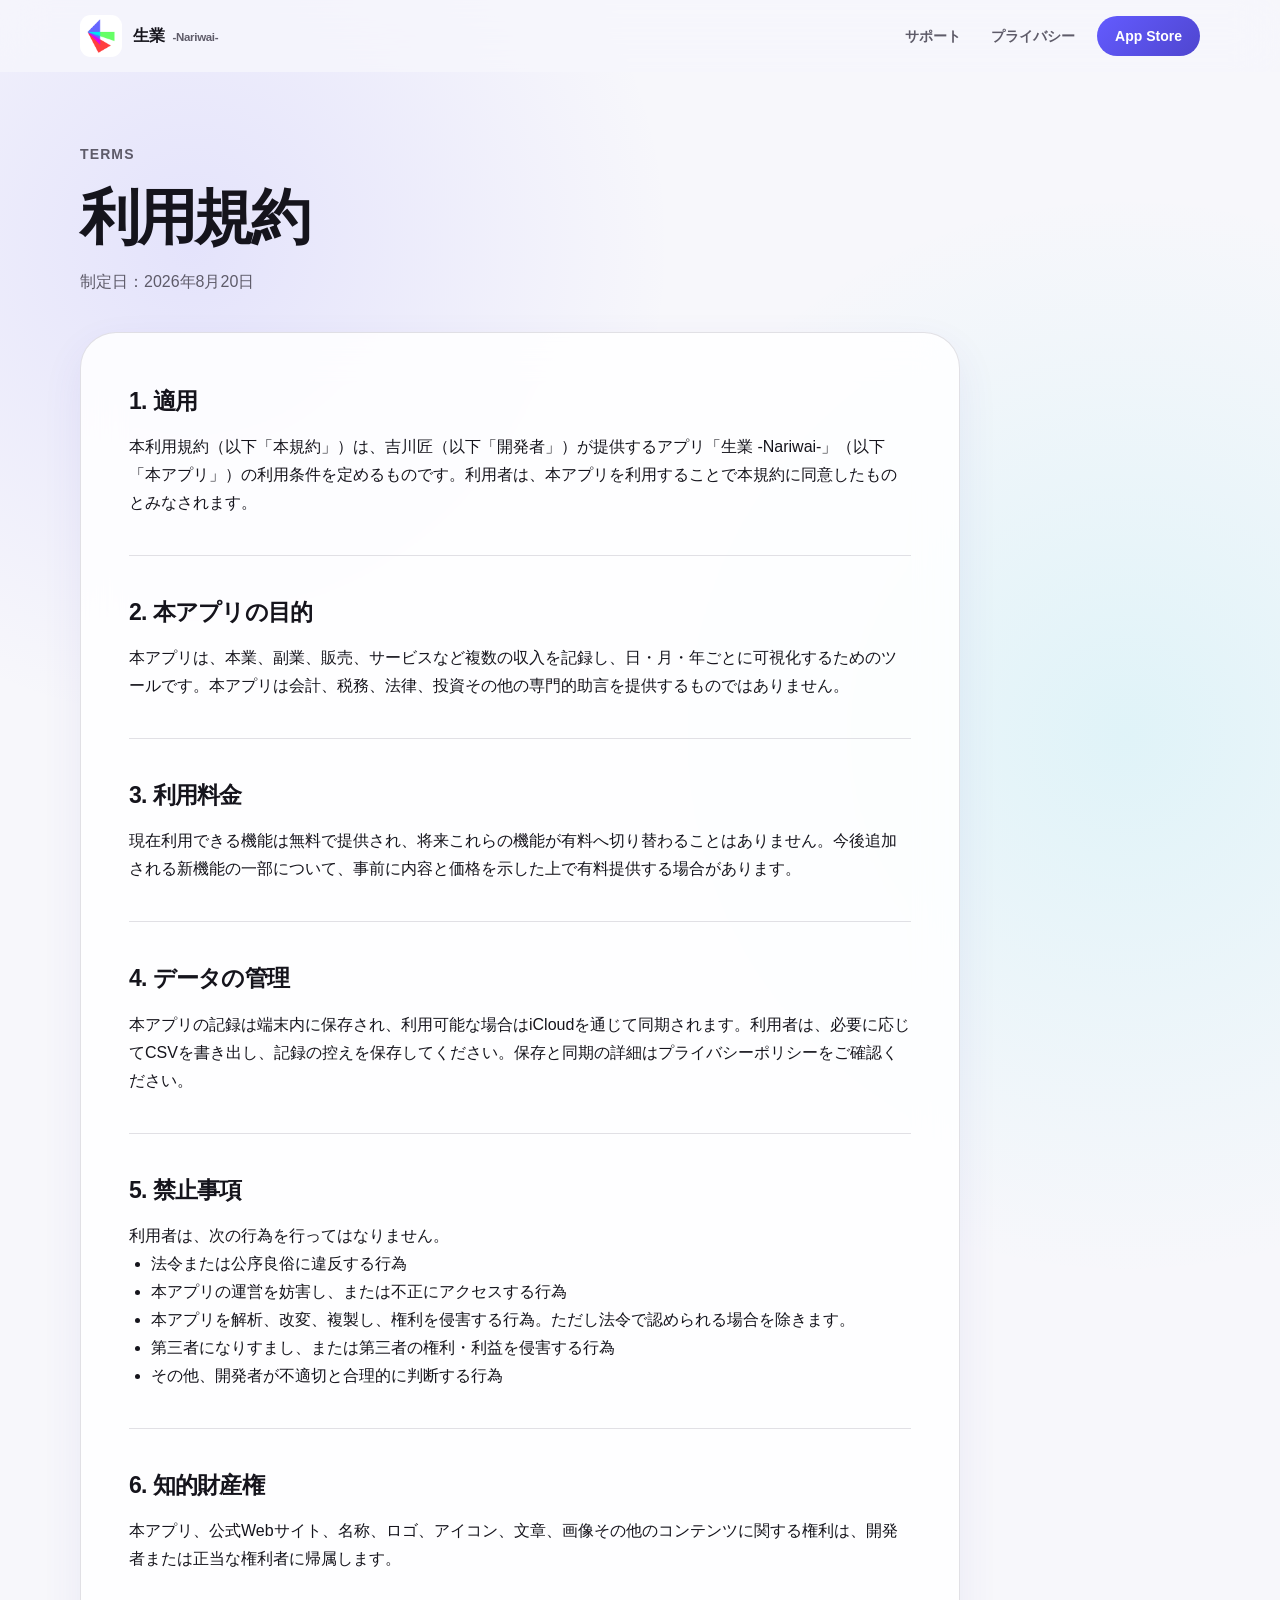
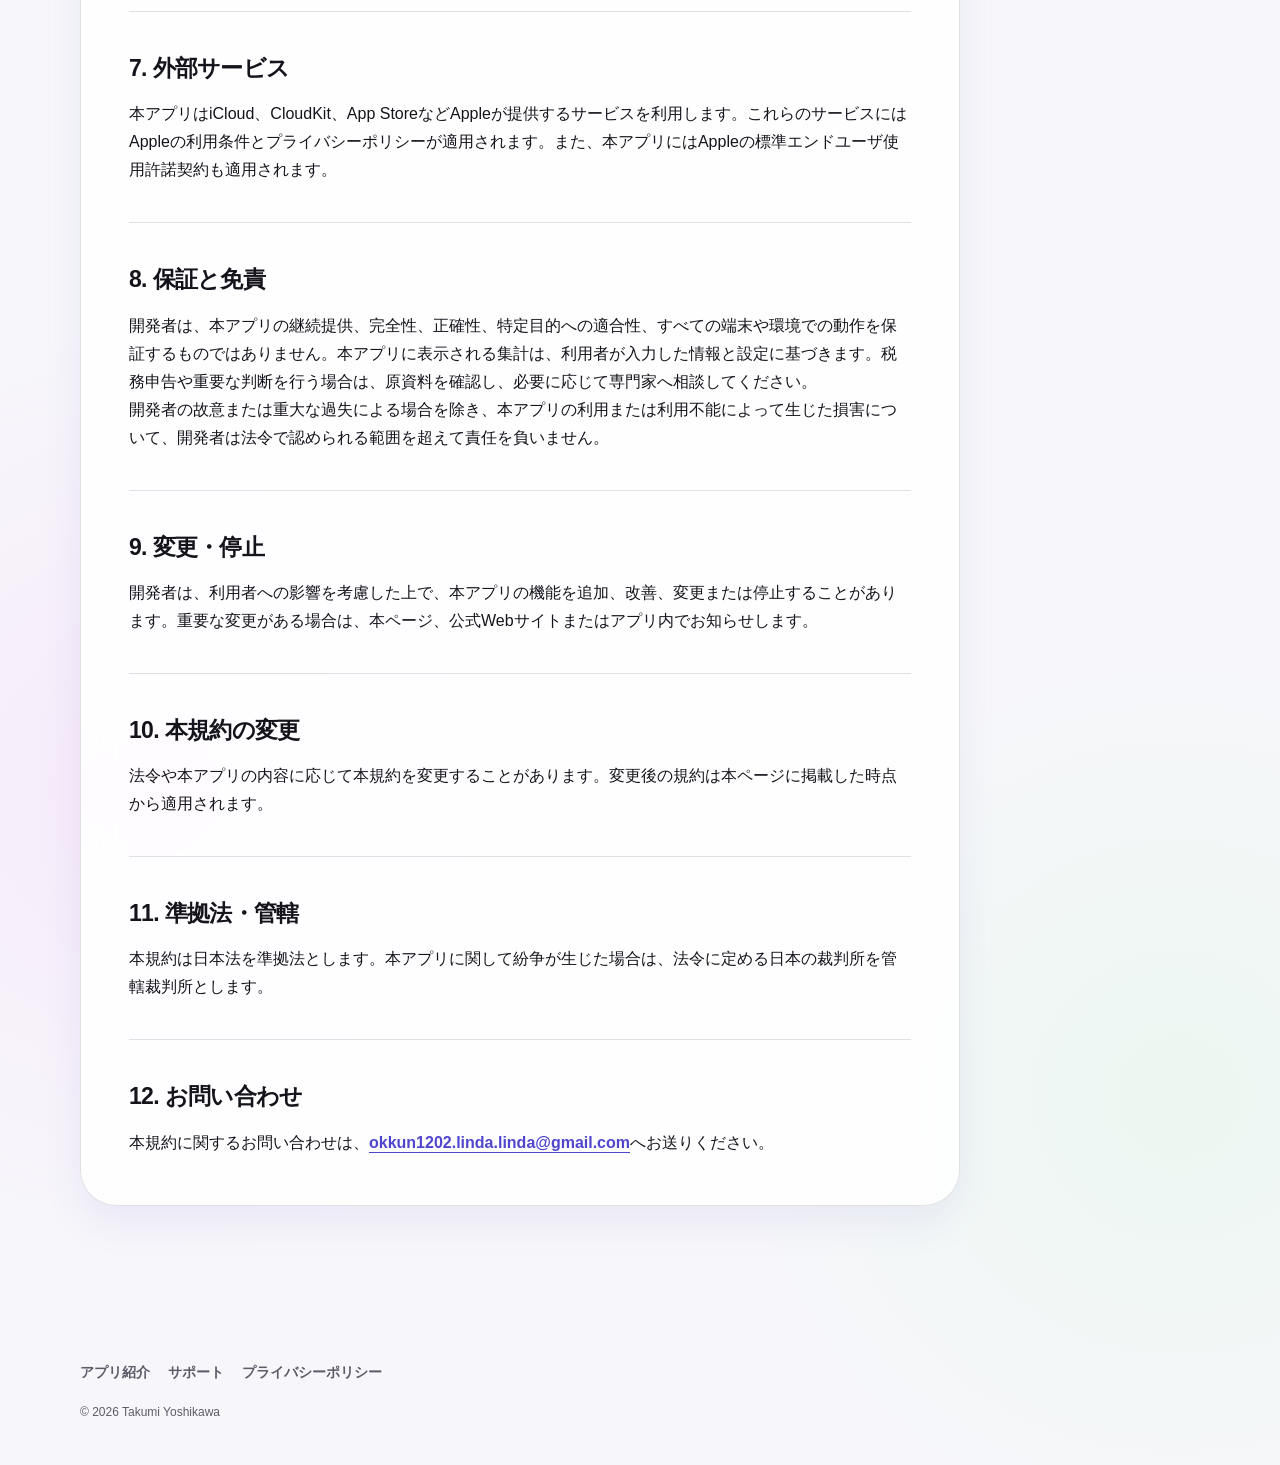
<file: terms/index.html>
<!doctype html>
<html lang="ja">
<head>
  <meta charset="utf-8"><meta name="viewport" content="width=device-width,initial-scale=1">
  <title>利用規約｜生業 -Nariwai-</title>
  <meta name="description" content="生業 -Nariwai- の利用条件、禁止事項、免責事項、知的財産、サービス変更について定めます。">
  <link rel="canonical" href="https://okkun1202lindalinda-ship-it.github.io/nariwai-app/terms/">
  <link rel="icon" href="../assets/app-icon.png" type="image/png"><link rel="stylesheet" href="../assets/styles.css?v=20260820-3">
</head>
<body>
  <a class="skip-link" href="#main">本文へ移動</a>
  <header class="site-header"><div class="container header-inner"><a class="brand" href="../"><img src="../assets/app-icon.png" alt="" width="42" height="42"><span>生業 <small>-Nariwai-</small></span></a><nav class="site-nav" aria-label="利用規約メニュー"><a href="../support/">サポート</a><a href="../privacy/">プライバシー</a><a class="nav-cta" href="https://apps.apple.com/jp/app/%E7%94%9F%E6%A5%AD-nariwai/id6801045316">App Store</a></nav></div></header>
  <main id="main" class="document-page"><div class="container">
    <header class="document-header"><p class="eyebrow">TERMS</p><h1>利用規約</h1><p>制定日：2026年8月20日</p></header>
    <div class="document-card">
      <section><h2>1. 適用</h2><p>本利用規約（以下「本規約」）は、吉川匠（以下「開発者」）が提供するアプリ「生業 -Nariwai-」（以下「本アプリ」）の利用条件を定めるものです。利用者は、本アプリを利用することで本規約に同意したものとみなされます。</p></section>
      <section><h2>2. 本アプリの目的</h2><p>本アプリは、本業、副業、販売、サービスなど複数の収入を記録し、日・月・年ごとに可視化するためのツールです。本アプリは会計、税務、法律、投資その他の専門的助言を提供するものではありません。</p></section>
      <section><h2>3. 利用料金</h2><p>現在利用できる機能は無料で提供され、将来これらの機能が有料へ切り替わることはありません。今後追加される新機能の一部について、事前に内容と価格を示した上で有料提供する場合があります。</p></section>
      <section><h2>4. データの管理</h2><p>本アプリの記録は端末内に保存され、利用可能な場合はiCloudを通じて同期されます。利用者は、必要に応じてCSVを書き出し、記録の控えを保存してください。保存と同期の詳細はプライバシーポリシーをご確認ください。</p></section>
      <section><h2>5. 禁止事項</h2><p>利用者は、次の行為を行ってはなりません。</p><ul><li>法令または公序良俗に違反する行為</li><li>本アプリの運営を妨害し、または不正にアクセスする行為</li><li>本アプリを解析、改変、複製し、権利を侵害する行為。ただし法令で認められる場合を除きます。</li><li>第三者になりすまし、または第三者の権利・利益を侵害する行為</li><li>その他、開発者が不適切と合理的に判断する行為</li></ul></section>
      <section><h2>6. 知的財産権</h2><p>本アプリ、公式Webサイト、名称、ロゴ、アイコン、文章、画像その他のコンテンツに関する権利は、開発者または正当な権利者に帰属します。</p></section>
      <section><h2>7. 外部サービス</h2><p>本アプリはiCloud、CloudKit、App StoreなどAppleが提供するサービスを利用します。これらのサービスにはAppleの利用条件とプライバシーポリシーが適用されます。また、本アプリにはAppleの標準エンドユーザ使用許諾契約も適用されます。</p></section>
      <section><h2>8. 保証と免責</h2><p>開発者は、本アプリの継続提供、完全性、正確性、特定目的への適合性、すべての端末や環境での動作を保証するものではありません。本アプリに表示される集計は、利用者が入力した情報と設定に基づきます。税務申告や重要な判断を行う場合は、原資料を確認し、必要に応じて専門家へ相談してください。</p><p>開発者の故意または重大な過失による場合を除き、本アプリの利用または利用不能によって生じた損害について、開発者は法令で認められる範囲を超えて責任を負いません。</p></section>
      <section><h2>9. 変更・停止</h2><p>開発者は、利用者への影響を考慮した上で、本アプリの機能を追加、改善、変更または停止することがあります。重要な変更がある場合は、本ページ、公式Webサイトまたはアプリ内でお知らせします。</p></section>
      <section><h2>10. 本規約の変更</h2><p>法令や本アプリの内容に応じて本規約を変更することがあります。変更後の規約は本ページに掲載した時点から適用されます。</p></section>
      <section><h2>11. 準拠法・管轄</h2><p>本規約は日本法を準拠法とします。本アプリに関して紛争が生じた場合は、法令に定める日本の裁判所を管轄裁判所とします。</p></section>
      <section><h2>12. お問い合わせ</h2><p>本規約に関するお問い合わせは、<a class="text-link" href="mailto:okkun1202.linda.linda@gmail.com">okkun1202.linda.linda@gmail.com</a>へお送りください。</p></section>
    </div>
  </div></main>
  <footer class="site-footer"><div class="container"><div class="footer-links"><a href="../">アプリ紹介</a><a href="../support/">サポート</a><a href="../privacy/">プライバシーポリシー</a></div><p class="copyright">© 2026 Takumi Yoshikawa</p></div></footer>
</body>
</html>
</file>
<file: assets/styles.css>
:root{color-scheme:light dark;--icon-violet:#635bff;--icon-cyan:#12d1dd;--icon-green:#58f567;--icon-magenta:#e900e5;--icon-red:#ff4145;--accent:var(--icon-violet);--accent-strong:#4f46cf;--accent-soft:#eeedff;--bg:#f7f7fb;--surface:rgba(255,255,255,.86);--solid:#fff;--muted-bg:#f0eff7;--text:#15141c;--muted:#5e5b69;--line:rgba(31,27,58,.13);--shadow:0 24px 70px rgba(76,65,173,.14);--xl:36px;--lg:26px;--md:18px}
@media(prefers-color-scheme:dark){:root{--accent:#8d88ff;--accent-strong:#bbb8ff;--accent-soft:#292657;--bg:#0c0b12;--surface:rgba(25,24,34,.86);--solid:#191821;--muted-bg:#24222e;--text:#f7f6ff;--muted:#b3b1be;--line:rgba(229,226,255,.14);--shadow:0 28px 80px rgba(0,0,0,.42)}}
*{box-sizing:border-box}html{scroll-behavior:smooth}body{margin:0;background:radial-gradient(circle at 15% 8%,rgba(99,91,255,.13),transparent 30rem),radial-gradient(circle at 88% 24%,rgba(18,209,221,.1),transparent 34rem),radial-gradient(circle at 12% 78%,rgba(233,0,229,.055),transparent 30rem),radial-gradient(circle at 92% 88%,rgba(88,245,103,.07),transparent 28rem),var(--bg);color:var(--text);font-family:-apple-system,BlinkMacSystemFont,"Hiragino Sans","Yu Gothic",sans-serif;line-height:1.75;-webkit-font-smoothing:antialiased}img{display:block;max-width:100%;height:auto}a{color:inherit}button,summary,a{-webkit-tap-highlight-color:transparent}:focus-visible{outline:3px solid var(--accent);outline-offset:4px}.container{width:min(1120px,calc(100% - 40px));margin-inline:auto}
.skip-link{position:fixed;z-index:100;top:10px;left:10px;padding:10px 16px;border-radius:999px;background:var(--text);color:var(--bg);transform:translateY(-160%);transition:transform .2s}.skip-link:focus{transform:translateY(0)}
.site-header{position:sticky;z-index:30;top:0;background:var(--bg);background:color-mix(in srgb,var(--bg) 78%,transparent);backdrop-filter:blur(22px) saturate(150%);-webkit-backdrop-filter:blur(22px) saturate(150%)}.header-inner{min-height:72px;display:flex;align-items:center;justify-content:space-between;gap:24px}.brand{display:inline-flex;align-items:center;gap:11px;color:var(--text);font-weight:800;text-decoration:none;letter-spacing:-.02em}.brand img{width:42px;height:42px;border-radius:11px}.brand small{margin-left:4px;color:var(--muted);font-size:.72em;font-weight:600}.site-nav{display:flex;align-items:center;gap:6px}.site-nav a{padding:8px 12px;border-radius:999px;color:var(--muted);font-size:14px;font-weight:700;text-decoration:none}.site-nav a:hover{background:var(--surface);color:var(--text)}.site-nav .nav-cta{margin-left:4px;padding-inline:18px;background:linear-gradient(135deg,var(--icon-violet),#4f46cf);color:#fff}
.hero{position:relative;overflow:hidden;padding:92px 0 112px}.hero-grid{display:grid;grid-template-columns:minmax(0,1.08fr) minmax(340px,.72fr);align-items:center;gap:clamp(52px,8vw,108px)}.eyebrow{margin:0 0 16px;color:var(--accent-strong);font-size:14px;font-weight:800;letter-spacing:.08em}.hero h1{margin:0;font-size:clamp(46px,6.6vw,78px);letter-spacing:-.065em;line-height:1.06}.hero h1 span{display:block}.hero h1 .question{color:var(--accent-strong)}.hero-lead{max-width:640px;margin:26px 0 0;color:var(--muted);font-size:clamp(17px,2vw,21px);line-height:1.9}.hero-actions{display:flex;align-items:center;gap:18px;margin-top:32px;flex-wrap:wrap}.app-store-badge{border-radius:9px}.app-store-badge img{width:174px;height:auto}.hero-meta{margin:14px 0 0;color:var(--muted);font-size:13px}
.hero-visual{position:relative;width:min(100%,390px);justify-self:center}.hero-visual:before,.hero-visual:after{content:"";position:absolute;z-index:-1;border-radius:999px;transform:rotate(-18deg)}.hero-visual:before{width:360px;height:120px;top:12%;right:-42%;background:linear-gradient(90deg,rgba(99,91,255,.62),rgba(18,209,221,.56),rgba(88,245,103,.46))}.hero-visual:after{width:330px;height:130px;bottom:8%;left:-48%;background:linear-gradient(90deg,rgba(255,65,69,.5),rgba(233,0,229,.42),rgba(99,91,255,.48))}.phone{padding:10px;border:1px solid var(--line);border-radius:50px;background:rgba(255,255,255,.55);box-shadow:var(--shadow);backdrop-filter:blur(24px);-webkit-backdrop-filter:blur(24px)}.phone-screen{overflow:hidden;aspect-ratio:660/1135;border-radius:41px;background:#eef2f5}.phone-screen img{width:100%;height:100%;object-fit:cover;object-position:top}
.section{padding:104px 0}.section-compact{padding:74px 0}.section-header{max-width:760px;margin-bottom:46px}.section-header h2,.manifesto h2,.developer-copy h2,.price-copy h2,.final-cta h2{margin:0;font-size:clamp(34px,5vw,58px);letter-spacing:-.05em;line-height:1.18}.section-header p,.manifesto p,.developer-copy p,.price-copy p{margin:18px 0 0;color:var(--muted);font-size:17px}
.manifesto-wrap{overflow:hidden;border-radius:var(--xl);background:#111719;color:#f6fafb;box-shadow:var(--shadow)}.manifesto{position:relative;padding:clamp(42px,7vw,82px)}.manifesto:after{content:"生";position:absolute;right:-20px;bottom:-110px;color:rgba(255,255,255,.045);font-size:clamp(260px,46vw,520px);font-weight:900;line-height:1}.manifesto p{position:relative;z-index:1;max-width:720px;color:#b9c4c7}.manifesto strong{color:#fff}
.feature-grid{display:grid;grid-template-columns:repeat(3,minmax(0,1fr));gap:18px}.feature-card,.trust-card,.document-card,.price-card{border:1px solid var(--line);background:var(--surface);box-shadow:0 16px 40px rgba(76,65,173,.08);backdrop-filter:blur(20px);-webkit-backdrop-filter:blur(20px)}.feature-card{position:relative;min-height:270px;padding:28px;border-radius:var(--lg);overflow:hidden}.feature-card:before{content:"";position:absolute;inset:0 0 auto;height:4px;background:var(--card-accent,var(--icon-violet))}.feature-card:nth-child(1){--card-accent:var(--icon-violet)}.feature-card:nth-child(2){--card-accent:var(--icon-cyan)}.feature-card:nth-child(3){--card-accent:var(--icon-green)}.feature-card:nth-child(4){--card-accent:var(--icon-magenta)}.feature-card:nth-child(5){--card-accent:var(--icon-red)}.feature-card:nth-child(6){--card-accent:var(--icon-violet)}.feature-icon{width:48px;height:48px;display:grid;place-items:center;border-radius:15px;background:color-mix(in srgb,var(--card-accent) 14%,var(--solid));color:color-mix(in srgb,var(--card-accent) 62%,var(--text))}.feature-icon svg{width:25px;height:25px;fill:none;stroke:currentColor;stroke-width:1.8}.feature-card h3{margin:24px 0 8px;font-size:21px;letter-spacing:-.025em}.feature-card p{margin:0;color:var(--muted);font-size:15px}
.steps{display:grid;grid-template-columns:repeat(3,1fr);gap:2px;overflow:hidden;border:1px solid var(--line);border-radius:var(--xl);background:var(--line)}.step{padding:36px;background:var(--solid)}.step:nth-child(1){box-shadow:inset 0 4px var(--icon-violet)}.step:nth-child(2){box-shadow:inset 0 4px var(--icon-cyan)}.step:nth-child(3){box-shadow:inset 0 4px var(--icon-green)}.step-number{color:var(--accent-strong);font-size:13px;font-weight:900;letter-spacing:.12em}.step h3{margin:12px 0 6px;font-size:23px;letter-spacing:-.03em}.step p{margin:0;color:var(--muted)}
.showcase-list{display:grid;gap:32px}.showcase{--panel-accent:var(--icon-violet);display:grid;grid-template-columns:minmax(0,.9fr) minmax(340px,1.1fr);align-items:center;gap:clamp(42px,8vw,100px);padding:clamp(28px,5vw,58px);border:1px solid var(--line);border-radius:var(--xl);background:var(--surface);box-shadow:inset 0 4px var(--panel-accent);overflow:hidden}.showcase:nth-child(1){--panel-accent:var(--icon-cyan)}.showcase:nth-child(2){--panel-accent:var(--icon-magenta)}.showcase:nth-child(3){--panel-accent:var(--icon-green)}.showcase:nth-child(even) .showcase-copy{order:2}.showcase-copy h3{margin:0;font-size:clamp(30px,4vw,44px);letter-spacing:-.045em;line-height:1.2}.showcase-copy p{margin:16px 0 0;color:var(--muted)}.showcase-label{margin:0 0 12px!important;color:color-mix(in srgb,var(--panel-accent) 62%,var(--text))!important;font-size:13px;font-weight:900;letter-spacing:.1em}.screen-stage{display:flex;justify-content:center;gap:14px;min-width:0}.screen-shot{width:min(100%,294px);padding:8px;border:1px solid var(--line);border-radius:34px;background:var(--solid);box-shadow:0 20px 50px rgba(76,65,173,.16)}.screen-shot img{border-radius:27px}.screen-shot.secondary{width:min(47%,245px);transform:translateY(28px)}
.trust-grid{display:grid;grid-template-columns:repeat(4,1fr);gap:16px}.trust-card{padding:24px;border-radius:var(--md)}.trust-card strong{display:block;font-size:17px}.trust-card span{display:block;margin-top:6px;color:var(--muted);font-size:14px}
.developer{display:grid;grid-template-columns:280px 1fr;gap:clamp(42px,7vw,92px);align-items:center}.developer-mark{padding:36px;border:1px solid var(--line);border-radius:var(--xl);background:var(--surface);box-shadow:var(--shadow)}.developer-mark img{width:100%;border-radius:22%}.developer-name{margin-top:24px!important;color:var(--text)!important;font-weight:800}.text-link{color:var(--accent-strong);font-weight:800;text-underline-offset:4px}
.price-card{display:grid;grid-template-columns:1fr auto;align-items:center;gap:40px;padding:clamp(32px,5vw,58px);border-radius:var(--xl)}.price-badge{min-width:190px;padding:26px 30px;border-radius:var(--lg);background:linear-gradient(135deg,var(--icon-violet),var(--icon-magenta));color:#fff;text-align:center}.price-badge strong{display:block;font-size:38px;letter-spacing:-.05em}.price-badge span{font-size:13px;opacity:.82}
.faq-list{display:grid;gap:10px}.faq-list details{border:1px solid var(--line);border-radius:var(--md);background:var(--surface)}.faq-list summary{padding:20px 56px 20px 22px;cursor:pointer;font-weight:800;list-style:none;position:relative}.faq-list summary::-webkit-details-marker{display:none}.faq-list summary:after{content:"+";position:absolute;right:22px;top:50%;transform:translateY(-50%);color:var(--accent-strong);font-size:24px}.faq-list details[open] summary:after{content:"−"}.faq-list details p{margin:0;padding:0 22px 22px;color:var(--muted)}
.final-cta{padding:clamp(48px,8vw,88px);border-radius:var(--xl);background:linear-gradient(135deg,#433bc2 0%,var(--icon-violet) 48%,var(--icon-magenta) 100%);color:#fff;text-align:center;box-shadow:0 28px 80px rgba(99,91,255,.25)}.final-cta p{margin:18px auto 28px;max-width:620px;color:rgba(255,255,255,.82)}.button{display:inline-flex;min-height:48px;align-items:center;justify-content:center;padding:12px 22px;border-radius:999px;background:linear-gradient(135deg,var(--icon-violet),#4f46cf);color:#fff;font-weight:800;text-decoration:none}.button-light{background:#fff;color:#111719}.button-outline{border:1px solid var(--line);background:transparent;color:var(--text)}
.related-links{padding-top:0}.related-banner-grid{display:grid;grid-template-columns:repeat(2,minmax(0,1fr));align-items:start;gap:18px}.related-banner{display:block;overflow:hidden;border:1px solid var(--line);border-radius:var(--lg);background:var(--solid);box-shadow:0 16px 40px rgba(76,65,173,.1);transition:transform .2s ease,box-shadow .2s ease}.related-banner:hover{transform:translateY(-3px);box-shadow:0 22px 52px rgba(76,65,173,.16)}.related-banner img{width:100%;height:auto}
.site-footer{padding:58px 0 42px}.footer-main{display:flex;justify-content:space-between;gap:28px;align-items:flex-start}.footer-links{display:flex;flex-wrap:wrap;gap:8px 18px}.footer-links a{color:var(--muted);font-size:14px;font-weight:700;text-decoration:none}.footer-links a:hover{color:var(--text)}.legal-copy{max-width:760px;margin:30px 0 0;color:var(--muted);font-size:11px;line-height:1.6}.copyright{margin:18px 0 0;color:var(--muted);font-size:12px}
.document-page{padding:70px 0 96px}.document-header{max-width:780px;margin-bottom:36px}.document-header h1{margin:0;font-size:clamp(38px,7vw,60px);letter-spacing:-.05em;line-height:1.15}.document-header p{color:var(--muted)}.document-card{max-width:880px;padding:clamp(24px,5vw,48px);border-radius:var(--xl)}.document-card section+section{margin-top:38px;padding-top:36px;border-top:1px solid var(--line)}.document-card h2{margin:0 0 12px;font-size:23px;letter-spacing:-.03em}.document-card h3{margin:24px 0 6px;font-size:17px}.document-card p,.document-card ul,.document-card ol{margin:0}.document-card ul,.document-card ol{padding-left:1.4em}.document-actions{display:flex;flex-wrap:wrap;gap:10px;margin-top:28px}
@media(max-width:900px){.site-nav a:not(.nav-cta){display:none}.hero-grid{grid-template-columns:1fr}.hero-copy{text-align:center}.hero-lead{margin-inline:auto}.hero-actions{justify-content:center}.hero-meta{text-align:center}.hero-visual{width:min(82vw,390px)}.feature-grid{grid-template-columns:repeat(2,1fr)}.showcase{grid-template-columns:1fr}.showcase:nth-child(even) .showcase-copy{order:initial}.showcase-copy{text-align:center}.trust-grid{grid-template-columns:repeat(2,1fr)}.developer{grid-template-columns:220px 1fr}}
@media(max-width:640px){.container{width:min(100% - 28px,1120px)}.header-inner{min-height:64px}.brand img{width:36px;height:36px}.brand small{display:none}.site-nav .nav-cta{padding-inline:14px;font-size:13px}.hero{padding:64px 0 82px}.hero h1{font-size:clamp(40px,12vw,58px)}.section{padding:76px 0}.section-compact{padding:56px 0}.feature-grid,.steps,.trust-grid,.related-banner-grid{grid-template-columns:1fr}.feature-card{min-height:auto}.screen-stage{align-items:flex-start}.screen-shot.secondary{transform:translateY(18px)}.developer{grid-template-columns:1fr}.developer-mark{width:min(230px,70vw);margin-inline:auto}.developer-copy{text-align:center}.price-card{grid-template-columns:1fr;text-align:center}.price-badge{min-width:0}.footer-main{flex-direction:column}}
@media(prefers-reduced-motion:reduce){html{scroll-behavior:auto}*,*:before,*:after{transition-duration:.01ms!important;animation-duration:.01ms!important}}
</file>
